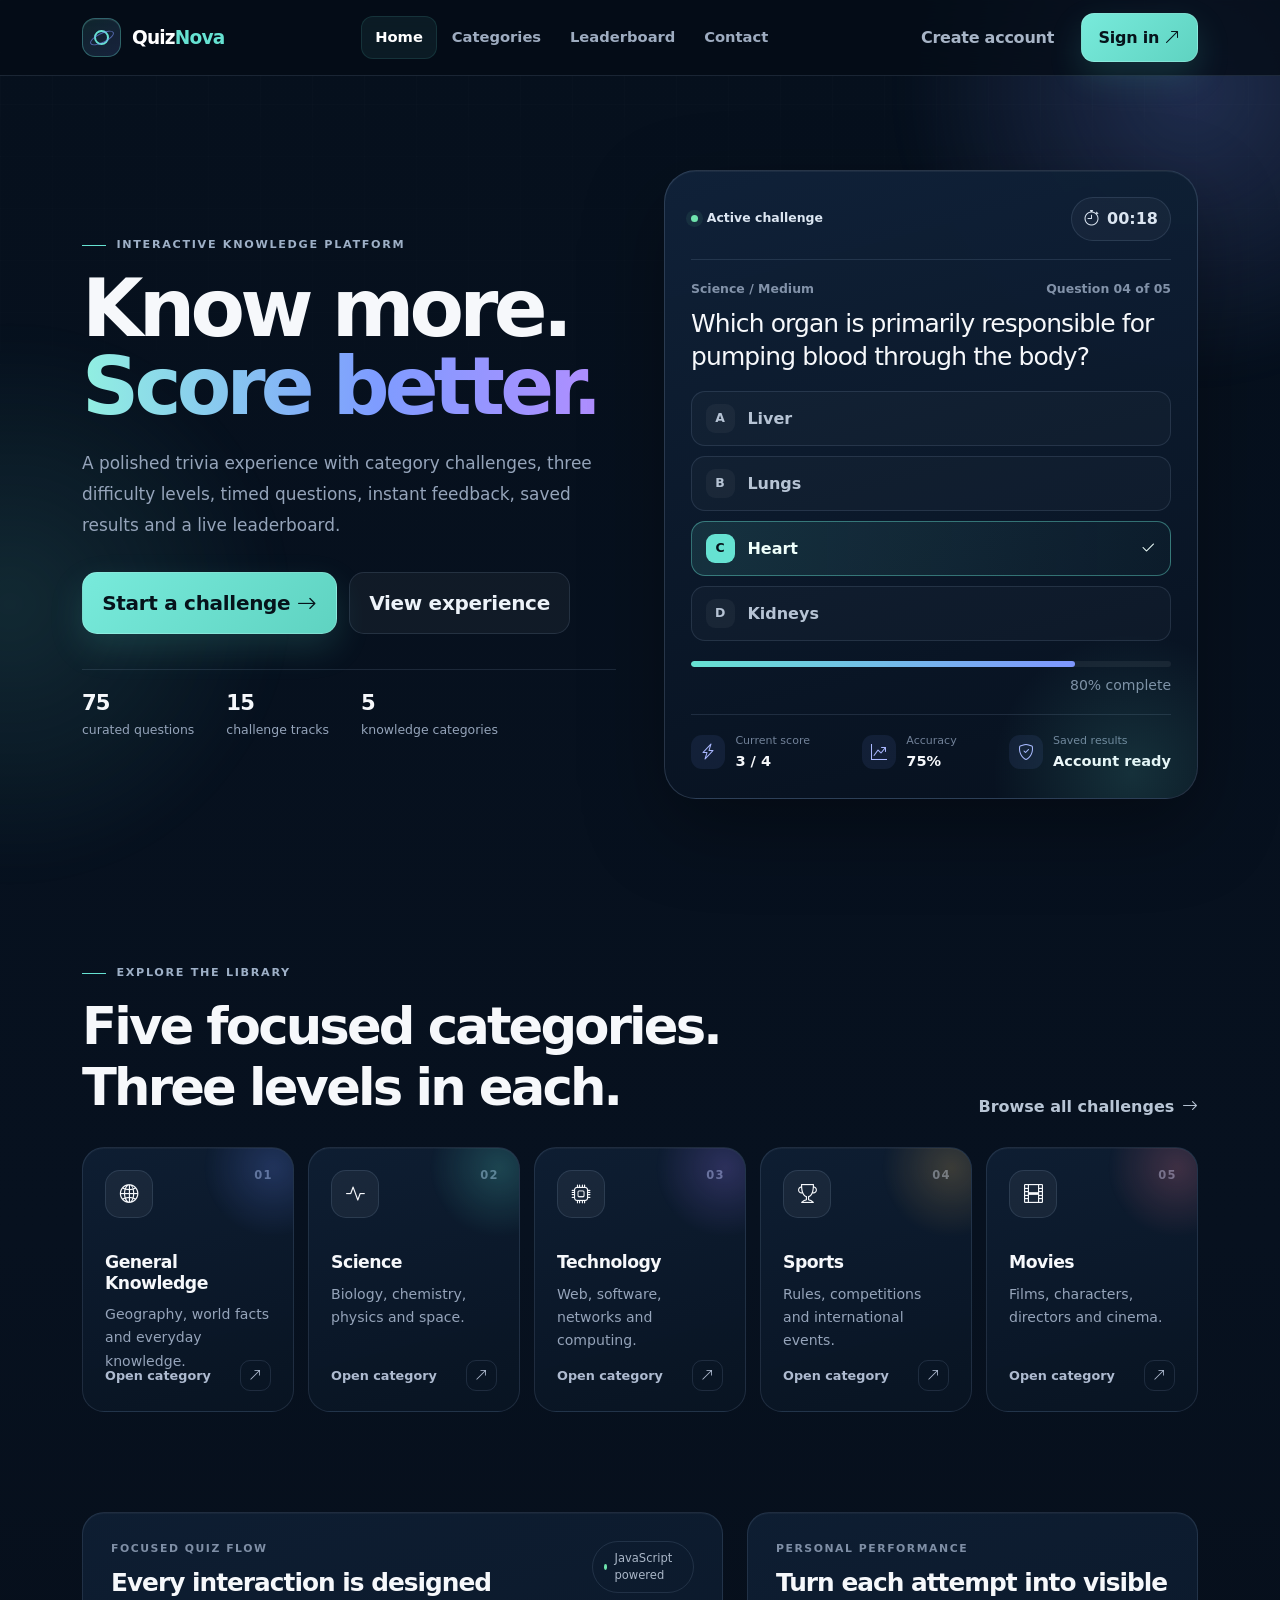
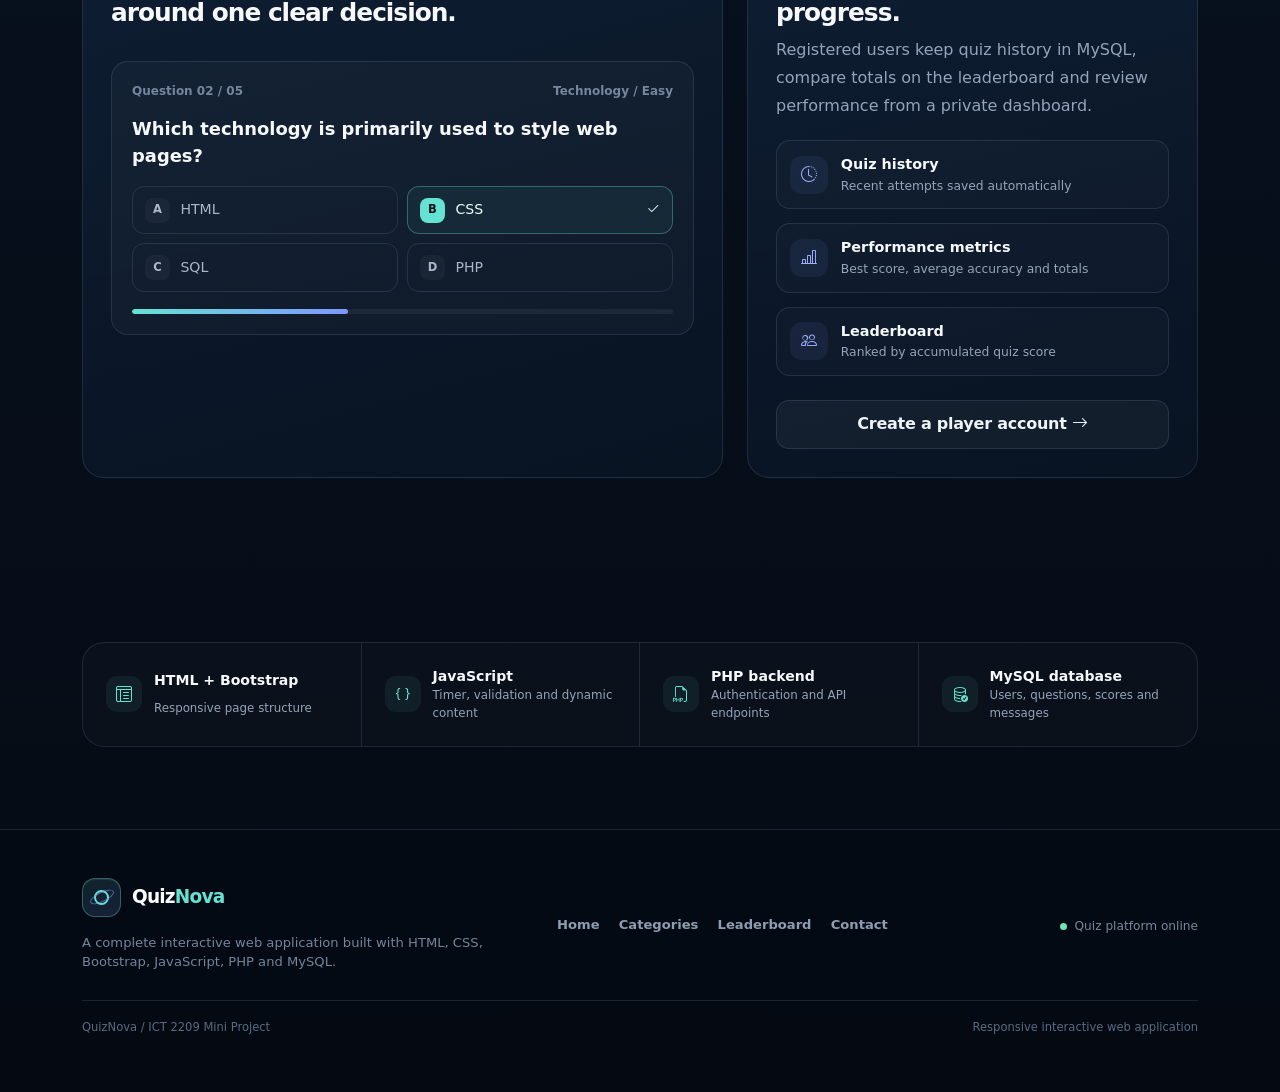
<file: index.html>
<!doctype html>
<html lang="en">
<head>
  <meta charset="utf-8">
  <meta name="viewport" content="width=device-width, initial-scale=1">
  <meta name="description" content="QuizNova interactive quiz and trivia platform">
  <meta name="theme-color" content="#06101d">
  <title>QuizNova | Interactive Quiz Platform</title>
  <link href="https://cdn.jsdelivr.net/npm/bootstrap@5.3.3/dist/css/bootstrap.min.css" rel="stylesheet">
  <link href="https://cdn.jsdelivr.net/npm/bootstrap-icons@1.11.3/font/bootstrap-icons.min.css" rel="stylesheet">
  <link rel="stylesheet" href="assets/css/style.css">
</head>
<body>
<div class="ambient" aria-hidden="true"><span class="ambient-orb orb-one"></span><span class="ambient-orb orb-two"></span></div>
<nav class="navbar navbar-expand-lg navbar-dark site-nav sticky-top">
  <div class="container-xl">
    <a class="navbar-brand brand" href="index.html"><span class="brand-mark"></span><span class="brand-word">Quiz<span>Nova</span></span></a>
    <button class="navbar-toggler nav-toggle" type="button" data-bs-toggle="collapse" data-bs-target="#mainNav" aria-controls="mainNav" aria-expanded="false" aria-label="Toggle navigation"><span class="navbar-toggler-icon"></span></button>
    <div class="collapse navbar-collapse" id="mainNav">
      <ul class="navbar-nav mx-auto">
        <li class="nav-item"><a class="nav-link active" href="index.html">Home</a></li>
        <li class="nav-item"><a class="nav-link" href="categories.html">Categories</a></li>
        <li class="nav-item"><a class="nav-link" href="leaderboard.html">Leaderboard</a></li>
        <li class="nav-item"><a class="nav-link" href="contact.php">Contact</a></li>
      </ul>
      <div class="nav-actions" data-auth-area>
        <a class="btn btn-text" href="auth/register.php">Create account</a>
        <a class="btn btn-accent" href="auth/login.php">Sign in <i class="bi bi-arrow-up-right"></i></a>
      </div>
    </div>
  </div>
</nav>

<main>
  <section class="hero-section">
    <div class="container-xl">
      <div class="row align-items-center g-5">
        <div class="col-lg-6">
          <div class="hero-copy reveal">
            <div class="kicker"><span></span> Interactive knowledge platform</div>
            <h1>Know more.<br><span>Score better.</span></h1>
            <p class="hero-lead">A polished trivia experience with category challenges, three difficulty levels, timed questions, instant feedback, saved results and a live leaderboard.</p>
            <div class="hero-actions">
              <a class="btn btn-accent btn-lg" href="categories.html">Start a challenge <i class="bi bi-arrow-right"></i></a>
              <a class="btn btn-surface btn-lg" href="#experience">View experience</a>
            </div>
            <div class="hero-proof">
              <div><strong>75</strong><span>curated questions</span></div>
              <div><strong>15</strong><span>challenge tracks</span></div>
              <div><strong>5</strong><span>knowledge categories</span></div>
            </div>
          </div>
        </div>
        <div class="col-lg-6">
          <div class="command-shell reveal" aria-label="Quiz interface preview">
            <div class="command-head">
              <div class="live-badge"><span></span> Active challenge</div>
              <div class="timer-chip"><i class="bi bi-stopwatch"></i> 00:18</div>
            </div>
            <div class="command-meta"><span>Science / Medium</span><span>Question 04 of 05</span></div>
            <h2>Which organ is primarily responsible for pumping blood through the body?</h2>
            <div class="preview-options">
              <div class="preview-option"><span>A</span><b>Liver</b></div>
              <div class="preview-option"><span>B</span><b>Lungs</b></div>
              <div class="preview-option selected"><span>C</span><b>Heart</b><i class="bi bi-check2"></i></div>
              <div class="preview-option"><span>D</span><b>Kidneys</b></div>
            </div>
            <div class="command-progress"><div><span style="width:80%"></span></div><small>80% complete</small></div>
            <div class="command-foot">
              <div class="mini-metric"><i class="bi bi-lightning-charge"></i><div><small>Current score</small><strong>3 / 4</strong></div></div>
              <div class="mini-metric"><i class="bi bi-graph-up-arrow"></i><div><small>Accuracy</small><strong>75%</strong></div></div>
              <div class="mini-metric"><i class="bi bi-shield-check"></i><div><small>Saved results</small><strong>Account ready</strong></div></div>
            </div>
          </div>
        </div>
      </div>
    </div>
  </section>

  <section id="experience" class="section-space">
    <div class="container-xl">
      <div class="section-heading reveal">
        <div><div class="kicker"><span></span> Explore the library</div><h2>Five focused categories. Three levels in each.</h2></div>
        <a class="inline-link" href="categories.html">Browse all challenges <i class="bi bi-arrow-right"></i></a>
      </div>
      <div class="category-grid">
        <a class="premium-card category-tile tile-blue reveal" href="categories.html#general-knowledge"><div class="icon-box"><i class="bi bi-globe2"></i></div><span class="category-index">01</span><h3>General Knowledge</h3><p>Geography, world facts and everyday knowledge.</p><div class="tile-foot"><span>Open category</span><i class="bi bi-arrow-up-right"></i></div></a>
        <a class="premium-card category-tile tile-cyan reveal" href="categories.html#science"><div class="icon-box"><i class="bi bi-activity"></i></div><span class="category-index">02</span><h3>Science</h3><p>Biology, chemistry, physics and space.</p><div class="tile-foot"><span>Open category</span><i class="bi bi-arrow-up-right"></i></div></a>
        <a class="premium-card category-tile tile-violet reveal" href="categories.html#technology"><div class="icon-box"><i class="bi bi-cpu"></i></div><span class="category-index">03</span><h3>Technology</h3><p>Web, software, networks and computing.</p><div class="tile-foot"><span>Open category</span><i class="bi bi-arrow-up-right"></i></div></a>
        <a class="premium-card category-tile tile-amber reveal" href="categories.html#sports"><div class="icon-box"><i class="bi bi-trophy"></i></div><span class="category-index">04</span><h3>Sports</h3><p>Rules, competitions and international events.</p><div class="tile-foot"><span>Open category</span><i class="bi bi-arrow-up-right"></i></div></a>
        <a class="premium-card category-tile tile-rose reveal" href="categories.html#movies"><div class="icon-box"><i class="bi bi-film"></i></div><span class="category-index">05</span><h3>Movies</h3><p>Films, characters, directors and cinema.</p><div class="tile-foot"><span>Open category</span><i class="bi bi-arrow-up-right"></i></div></a>
      </div>
    </div>
  </section>

  <section class="section-space section-tight">
    <div class="container-xl">
      <div class="row g-4">
        <div class="col-lg-7">
          <div class="premium-card feature-panel reveal h-100">
            <div class="panel-head"><div><span class="micro-label">Focused quiz flow</span><h3>Every interaction is designed around one clear decision.</h3></div><span class="status-chip"><span></span> JavaScript powered</span></div>
            <div class="assessment-demo">
              <div class="assessment-header"><span>Question 02 / 05</span><span>Technology / Easy</span></div>
              <p>Which technology is primarily used to style web pages?</p>
              <div class="assessment-grid"><div><span>A</span>HTML</div><div class="active"><span>B</span>CSS<i class="bi bi-check2"></i></div><div><span>C</span>SQL</div><div><span>D</span>PHP</div></div>
              <div class="linear-progress"><span style="width:40%"></span></div>
            </div>
          </div>
        </div>
        <div class="col-lg-5">
          <div class="premium-card insight-panel reveal h-100">
            <span class="micro-label">Personal performance</span>
            <h3>Turn each attempt into visible progress.</h3>
            <p class="section-subtitle">Registered users keep quiz history in MySQL, compare totals on the leaderboard and review performance from a private dashboard.</p>
            <div class="metric-list">
              <div><span class="metric-icon"><i class="bi bi-clock-history"></i></span><div><strong>Quiz history</strong><small>Recent attempts saved automatically</small></div></div>
              <div><span class="metric-icon"><i class="bi bi-bar-chart-line"></i></span><div><strong>Performance metrics</strong><small>Best score, average accuracy and totals</small></div></div>
              <div><span class="metric-icon"><i class="bi bi-people"></i></span><div><strong>Leaderboard</strong><small>Ranked by accumulated quiz score</small></div></div>
            </div>
            <a class="btn btn-surface w-100 mt-4" href="auth/register.php">Create a player account <i class="bi bi-arrow-right"></i></a>
          </div>
        </div>
      </div>
    </div>
  </section>

  <section class="section-space">
    <div class="container-xl">
      <div class="capability-band reveal">
        <div><i class="bi bi-layout-text-window-reverse"></i><strong>HTML + Bootstrap</strong><span>Responsive page structure</span></div>
        <div><i class="bi bi-braces"></i><strong>JavaScript</strong><span>Timer, validation and dynamic content</span></div>
        <div><i class="bi bi-filetype-php"></i><strong>PHP backend</strong><span>Authentication and API endpoints</span></div>
        <div><i class="bi bi-database-check"></i><strong>MySQL database</strong><span>Users, questions, scores and messages</span></div>
      </div>
    </div>
  </section>
</main>

<footer class="site-footer">
  <div class="container-xl py-5">
    <div class="row g-4 align-items-center">
      <div class="col-lg-5"><a class="navbar-brand brand" href="index.html"><span class="brand-mark"></span><span class="brand-word">Quiz<span>Nova</span></span></a><p class="footer-copy mt-3 mb-0">A complete interactive web application built with HTML, CSS, Bootstrap, JavaScript, PHP and MySQL.</p></div>
      <div class="col-lg-4"><div class="footer-links"><a href="index.html">Home</a><a href="categories.html">Categories</a><a href="leaderboard.html">Leaderboard</a><a href="contact.php">Contact</a></div></div>
      <div class="col-lg-3 text-lg-end"><span class="footer-status"><span></span> Quiz platform online</span></div>
    </div>
    <div class="footer-base"><span>QuizNova / ICT 2209 Mini Project</span><span>Responsive interactive web application</span></div>
  </div>
</footer>
<script src="https://cdn.jsdelivr.net/npm/bootstrap@5.3.3/dist/js/bootstrap.bundle.min.js"></script>
<script src="assets/js/app.js"></script>
</body>
</html>
</file>
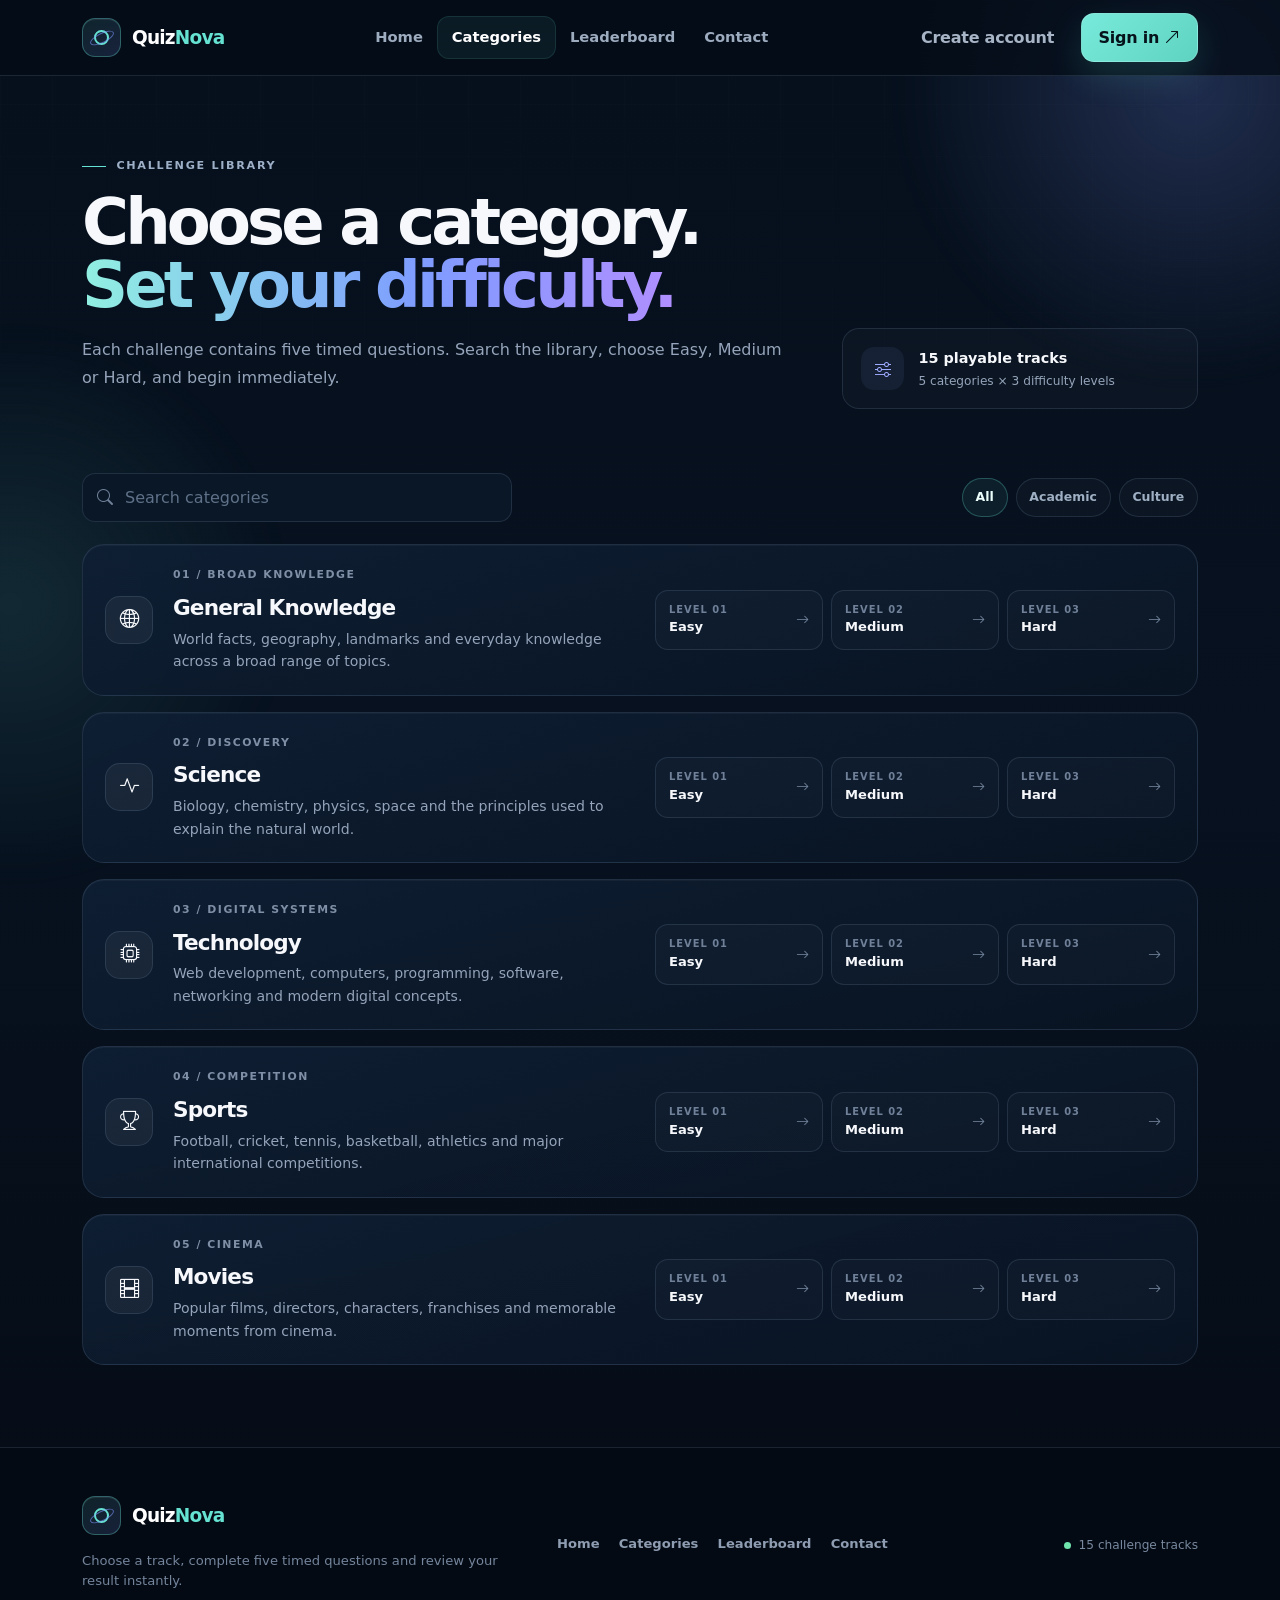
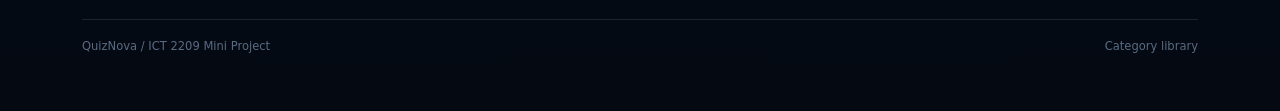
<file: categories.html>
<!doctype html>
<html lang="en">
<head>
  <meta charset="utf-8">
  <meta name="viewport" content="width=device-width, initial-scale=1">
  <meta name="description" content="QuizNova challenge categories">
  <meta name="theme-color" content="#06101d">
  <title>Categories | QuizNova</title>
  <link href="https://cdn.jsdelivr.net/npm/bootstrap@5.3.3/dist/css/bootstrap.min.css" rel="stylesheet">
  <link href="https://cdn.jsdelivr.net/npm/bootstrap-icons@1.11.3/font/bootstrap-icons.min.css" rel="stylesheet">
  <link rel="stylesheet" href="assets/css/style.css">
</head>
<body>
<div class="ambient" aria-hidden="true"><span class="ambient-orb orb-one"></span><span class="ambient-orb orb-two"></span></div>
<nav class="navbar navbar-expand-lg navbar-dark site-nav sticky-top">
  <div class="container-xl">
    <a class="navbar-brand brand" href="index.html"><span class="brand-mark"></span><span class="brand-word">Quiz<span>Nova</span></span></a>
    <button class="navbar-toggler nav-toggle" type="button" data-bs-toggle="collapse" data-bs-target="#mainNav" aria-controls="mainNav" aria-expanded="false" aria-label="Toggle navigation"><span class="navbar-toggler-icon"></span></button>
    <div class="collapse navbar-collapse" id="mainNav">
      <ul class="navbar-nav mx-auto">
        <li class="nav-item"><a class="nav-link" href="index.html">Home</a></li>
        <li class="nav-item"><a class="nav-link active" href="categories.html">Categories</a></li>
        <li class="nav-item"><a class="nav-link" href="leaderboard.html">Leaderboard</a></li>
        <li class="nav-item"><a class="nav-link" href="contact.php">Contact</a></li>
      </ul>
      <div class="nav-actions" data-auth-area><a class="btn btn-text" href="auth/register.php">Create account</a><a class="btn btn-accent" href="auth/login.php">Sign in <i class="bi bi-arrow-up-right"></i></a></div>
    </div>
  </div>
</nav>

<main>
  <section class="page-hero compact-hero">
    <div class="container-xl">
      <div class="row align-items-end g-4">
        <div class="col-lg-8 reveal"><div class="kicker"><span></span> Challenge library</div><h1>Choose a category.<br><span>Set your difficulty.</span></h1><p>Each challenge contains five timed questions. Search the library, choose Easy, Medium or Hard, and begin immediately.</p></div>
        <div class="col-lg-4 reveal"><div class="hero-note"><i class="bi bi-sliders"></i><div><strong>15 playable tracks</strong><span>5 categories × 3 difficulty levels</span></div></div></div>
      </div>
    </div>
  </section>

  <section class="section-space pt-3">
    <div class="container-xl">
      <div class="filter-bar reveal">
        <div class="search-box"><i class="bi bi-search"></i><input class="form-control" id="categorySearch" type="search" placeholder="Search categories" aria-label="Search categories"></div>
        <div class="filter-pills" aria-label="Category filters">
          <button class="filter-pill active" type="button" data-filter="all">All</button>
          <button class="filter-pill" type="button" data-filter="academic">Academic</button>
          <button class="filter-pill" type="button" data-filter="culture">Culture</button>
        </div>
      </div>

      <div class="category-list" id="categoryList">
        <article id="general-knowledge" class="premium-card challenge-card reveal" data-category-card data-group="academic" data-name="general knowledge geography world facts">
          <div class="challenge-icon tile-blue"><i class="bi bi-globe2"></i></div>
          <div class="challenge-body"><span class="micro-label">01 / Broad knowledge</span><h2>General Knowledge</h2><p>World facts, geography, landmarks and everyday knowledge across a broad range of topics.</p></div>
          <div class="difficulty-selector"><a href="quiz.html?category=General%20Knowledge&difficulty=Easy"><span><small>Level 01</small>Easy</span><i class="bi bi-arrow-right"></i></a><a href="quiz.html?category=General%20Knowledge&difficulty=Medium"><span><small>Level 02</small>Medium</span><i class="bi bi-arrow-right"></i></a><a href="quiz.html?category=General%20Knowledge&difficulty=Hard"><span><small>Level 03</small>Hard</span><i class="bi bi-arrow-right"></i></a></div>
        </article>

        <article id="science" class="premium-card challenge-card reveal" data-category-card data-group="academic" data-name="science biology chemistry physics space">
          <div class="challenge-icon tile-cyan"><i class="bi bi-activity"></i></div>
          <div class="challenge-body"><span class="micro-label">02 / Discovery</span><h2>Science</h2><p>Biology, chemistry, physics, space and the principles used to explain the natural world.</p></div>
          <div class="difficulty-selector"><a href="quiz.html?category=Science&difficulty=Easy"><span><small>Level 01</small>Easy</span><i class="bi bi-arrow-right"></i></a><a href="quiz.html?category=Science&difficulty=Medium"><span><small>Level 02</small>Medium</span><i class="bi bi-arrow-right"></i></a><a href="quiz.html?category=Science&difficulty=Hard"><span><small>Level 03</small>Hard</span><i class="bi bi-arrow-right"></i></a></div>
        </article>

        <article id="technology" class="premium-card challenge-card reveal" data-category-card data-group="academic" data-name="technology software web computers networks programming">
          <div class="challenge-icon tile-violet"><i class="bi bi-cpu"></i></div>
          <div class="challenge-body"><span class="micro-label">03 / Digital systems</span><h2>Technology</h2><p>Web development, computers, programming, software, networking and modern digital concepts.</p></div>
          <div class="difficulty-selector"><a href="quiz.html?category=Technology&difficulty=Easy"><span><small>Level 01</small>Easy</span><i class="bi bi-arrow-right"></i></a><a href="quiz.html?category=Technology&difficulty=Medium"><span><small>Level 02</small>Medium</span><i class="bi bi-arrow-right"></i></a><a href="quiz.html?category=Technology&difficulty=Hard"><span><small>Level 03</small>Hard</span><i class="bi bi-arrow-right"></i></a></div>
        </article>

        <article id="sports" class="premium-card challenge-card reveal" data-category-card data-group="culture" data-name="sports football cricket tennis basketball olympics">
          <div class="challenge-icon tile-amber"><i class="bi bi-trophy"></i></div>
          <div class="challenge-body"><span class="micro-label">04 / Competition</span><h2>Sports</h2><p>Football, cricket, tennis, basketball, athletics and major international competitions.</p></div>
          <div class="difficulty-selector"><a href="quiz.html?category=Sports&difficulty=Easy"><span><small>Level 01</small>Easy</span><i class="bi bi-arrow-right"></i></a><a href="quiz.html?category=Sports&difficulty=Medium"><span><small>Level 02</small>Medium</span><i class="bi bi-arrow-right"></i></a><a href="quiz.html?category=Sports&difficulty=Hard"><span><small>Level 03</small>Hard</span><i class="bi bi-arrow-right"></i></a></div>
        </article>

        <article id="movies" class="premium-card challenge-card reveal" data-category-card data-group="culture" data-name="movies films cinema directors characters">
          <div class="challenge-icon tile-rose"><i class="bi bi-film"></i></div>
          <div class="challenge-body"><span class="micro-label">05 / Cinema</span><h2>Movies</h2><p>Popular films, directors, characters, franchises and memorable moments from cinema.</p></div>
          <div class="difficulty-selector"><a href="quiz.html?category=Movies&difficulty=Easy"><span><small>Level 01</small>Easy</span><i class="bi bi-arrow-right"></i></a><a href="quiz.html?category=Movies&difficulty=Medium"><span><small>Level 02</small>Medium</span><i class="bi bi-arrow-right"></i></a><a href="quiz.html?category=Movies&difficulty=Hard"><span><small>Level 03</small>Hard</span><i class="bi bi-arrow-right"></i></a></div>
        </article>
      </div>
      <div id="categoryEmpty" class="premium-card empty-state d-none">No categories match your search.</div>
    </div>
  </section>
</main>

<footer class="site-footer"><div class="container-xl py-5"><div class="row g-4 align-items-center"><div class="col-lg-5"><a class="navbar-brand brand" href="index.html"><span class="brand-mark"></span><span class="brand-word">Quiz<span>Nova</span></span></a><p class="footer-copy mt-3 mb-0">Choose a track, complete five timed questions and review your result instantly.</p></div><div class="col-lg-4"><div class="footer-links"><a href="index.html">Home</a><a href="categories.html">Categories</a><a href="leaderboard.html">Leaderboard</a><a href="contact.php">Contact</a></div></div><div class="col-lg-3 text-lg-end"><span class="footer-status"><span></span> 15 challenge tracks</span></div></div><div class="footer-base"><span>QuizNova / ICT 2209 Mini Project</span><span>Category library</span></div></div></footer>
<script src="https://cdn.jsdelivr.net/npm/bootstrap@5.3.3/dist/js/bootstrap.bundle.min.js"></script>
<script src="assets/js/app.js"></script>
<script src="assets/js/categories.js"></script>
</body>
</html>
</file>
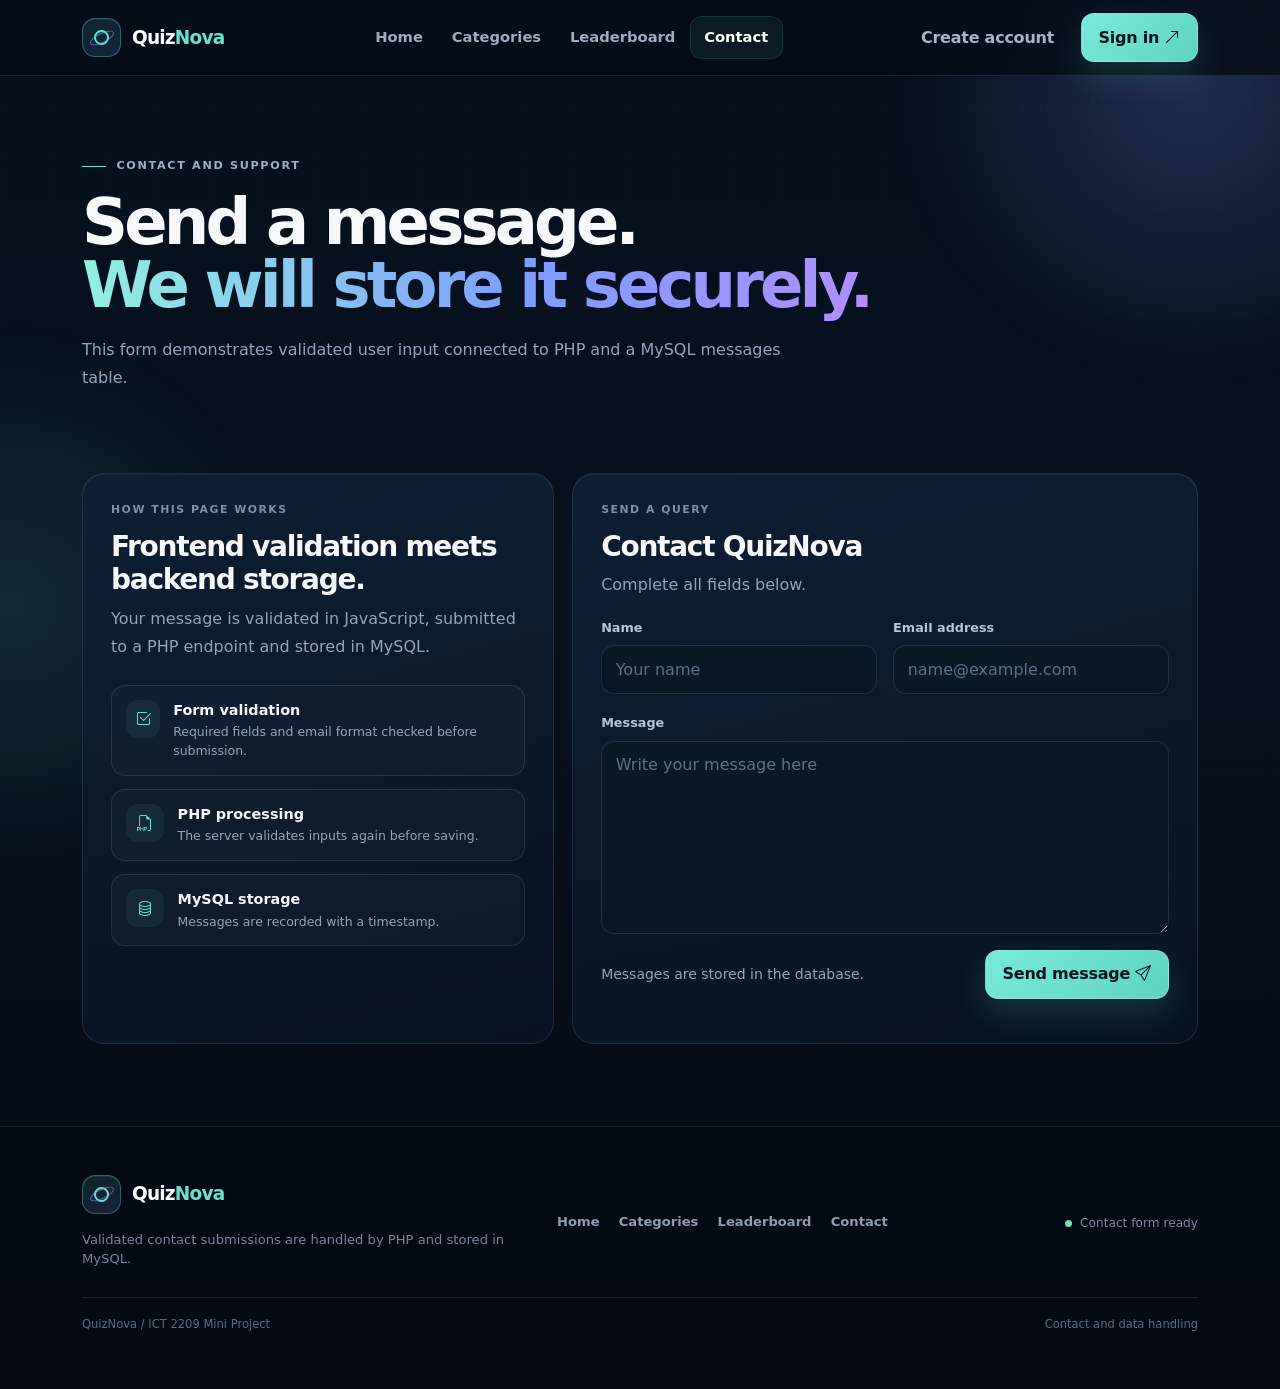
<file: contact.html>
<!doctype html>
<html lang="en">
<head>
  <meta charset="utf-8">
  <meta name="viewport" content="width=device-width, initial-scale=1">
  <meta name="description" content="Contact QuizNova">
  <meta name="theme-color" content="#06101d">
  <title>Contact | QuizNova</title>
  <link href="https://cdn.jsdelivr.net/npm/bootstrap@5.3.3/dist/css/bootstrap.min.css" rel="stylesheet">
  <link href="https://cdn.jsdelivr.net/npm/bootstrap-icons@1.11.3/font/bootstrap-icons.min.css" rel="stylesheet">
  <link rel="stylesheet" href="assets/css/style.css">
</head>
<body>
<div class="ambient" aria-hidden="true"><span class="ambient-orb orb-one"></span><span class="ambient-orb orb-two"></span></div>
<nav class="navbar navbar-expand-lg navbar-dark site-nav sticky-top">
  <div class="container-xl">
    <a class="navbar-brand brand" href="index.html"><span class="brand-mark"></span><span class="brand-word">Quiz<span>Nova</span></span></a>
    <button class="navbar-toggler nav-toggle" type="button" data-bs-toggle="collapse" data-bs-target="#mainNav" aria-controls="mainNav" aria-expanded="false" aria-label="Toggle navigation"><span class="navbar-toggler-icon"></span></button>
    <div class="collapse navbar-collapse" id="mainNav">
      <ul class="navbar-nav mx-auto"><li class="nav-item"><a class="nav-link" href="index.html">Home</a></li><li class="nav-item"><a class="nav-link" href="categories.html">Categories</a></li><li class="nav-item"><a class="nav-link" href="leaderboard.html">Leaderboard</a></li><li class="nav-item"><a class="nav-link active" href="contact.php">Contact</a></li></ul>
      <div class="nav-actions" data-auth-area><a class="btn btn-text" href="auth/register.php">Create account</a><a class="btn btn-accent" href="auth/login.php">Sign in <i class="bi bi-arrow-up-right"></i></a></div>
    </div>
  </div>
</nav>

<main>
  <section class="page-hero compact-hero"><div class="container-xl"><div class="kicker reveal"><span></span> Contact and support</div><h1 class="reveal">Send a message.<br><span>We will store it securely.</span></h1><p class="reveal">This form demonstrates validated user input connected to PHP and a MySQL messages table.</p></div></section>
  <section class="section-space pt-3">
    <div class="container-xl">
      <div class="contact-grid">
        <aside class="premium-card contact-info reveal">
          <span class="micro-label">How this page works</span>
          <h2>Frontend validation meets backend storage.</h2>
          <p class="section-subtitle">Your message is validated in JavaScript, submitted to a PHP endpoint and stored in MySQL.</p>
          <div class="contact-points">
            <div class="contact-point"><i class="bi bi-check2-square"></i><div><strong>Form validation</strong><span>Required fields and email format checked before submission.</span></div></div>
            <div class="contact-point"><i class="bi bi-filetype-php"></i><div><strong>PHP processing</strong><span>The server validates inputs again before saving.</span></div></div>
            <div class="contact-point"><i class="bi bi-database"></i><div><strong>MySQL storage</strong><span>Messages are recorded with a timestamp.</span></div></div>
          </div>
        </aside>
        <section class="premium-card contact-form-card reveal">
          <span class="micro-label">Send a query</span>
          <h2>Contact QuizNova</h2>
          <p class="section-subtitle">Complete all fields below.</p>
          <form id="contactForm" novalidate>
            <div class="row g-3">
              <div class="col-md-6"><label class="form-label" for="name">Name</label><input class="form-control" id="name" name="name" placeholder="Your name" minlength="2" maxlength="100" required><div class="invalid-feedback">Enter at least 2 characters.</div></div>
              <div class="col-md-6"><label class="form-label" for="email">Email address</label><input class="form-control" type="email" id="email" name="email" placeholder="name@example.com" maxlength="120" required><div class="invalid-feedback">Enter a valid email address.</div></div>
              <div class="col-12"><label class="form-label" for="message">Message</label><textarea class="form-control" id="message" name="message" rows="7" placeholder="Write your message here" minlength="5" maxlength="2000" required></textarea><div class="invalid-feedback">Enter at least 5 characters.</div></div>
              <div class="col-12 d-flex align-items-center justify-content-between flex-wrap gap-3"><small class="muted-text">Messages are stored in the database.</small><button class="btn btn-accent" type="submit">Send message <i class="bi bi-send"></i></button></div>
              <div class="col-12"><div id="contactMessage" aria-live="polite"></div></div>
            </div>
          </form>
        </section>
      </div>
    </div>
  </section>
</main>

<footer class="site-footer"><div class="container-xl py-5"><div class="row g-4 align-items-center"><div class="col-lg-5"><a class="navbar-brand brand" href="index.html"><span class="brand-mark"></span><span class="brand-word">Quiz<span>Nova</span></span></a><p class="footer-copy mt-3 mb-0">Validated contact submissions are handled by PHP and stored in MySQL.</p></div><div class="col-lg-4"><div class="footer-links"><a href="index.html">Home</a><a href="categories.html">Categories</a><a href="leaderboard.html">Leaderboard</a><a href="contact.php">Contact</a></div></div><div class="col-lg-3 text-lg-end"><span class="footer-status"><span></span> Contact form ready</span></div></div><div class="footer-base"><span>QuizNova / ICT 2209 Mini Project</span><span>Contact and data handling</span></div></div></footer>
<script src="https://cdn.jsdelivr.net/npm/bootstrap@5.3.3/dist/js/bootstrap.bundle.min.js"></script>
<script src="assets/js/app.js"></script>
<script src="assets/js/contact.js"></script>
</body>
</html>
</file>
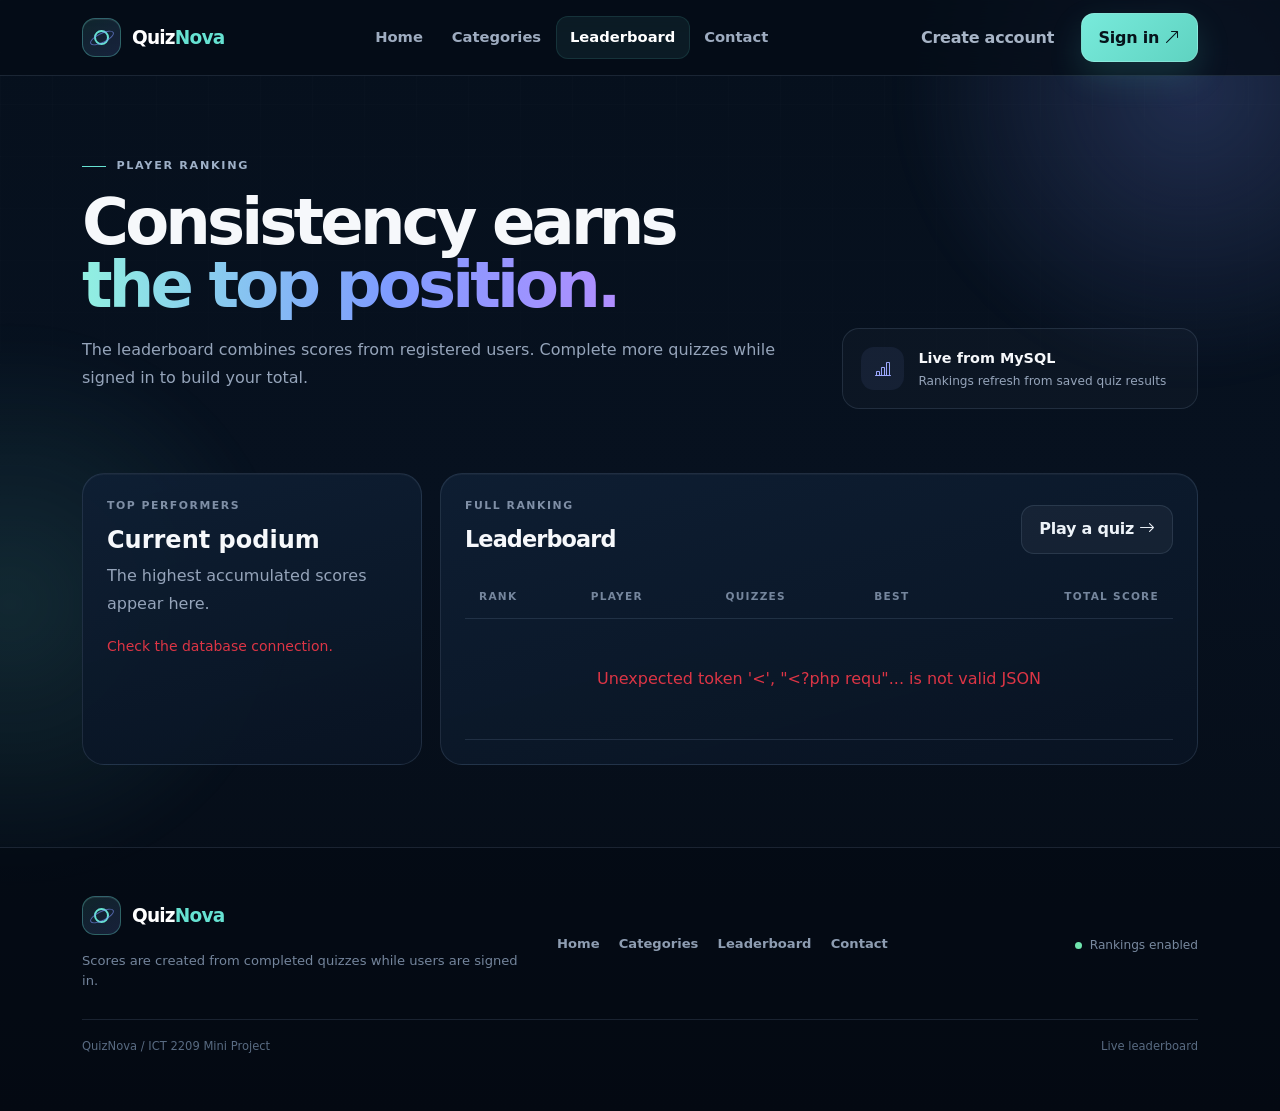
<file: leaderboard.html>
<!doctype html>
<html lang="en">
<head>
  <meta charset="utf-8">
  <meta name="viewport" content="width=device-width, initial-scale=1">
  <meta name="description" content="QuizNova leaderboard">
  <meta name="theme-color" content="#06101d">
  <title>Leaderboard | QuizNova</title>
  <link href="https://cdn.jsdelivr.net/npm/bootstrap@5.3.3/dist/css/bootstrap.min.css" rel="stylesheet">
  <link href="https://cdn.jsdelivr.net/npm/bootstrap-icons@1.11.3/font/bootstrap-icons.min.css" rel="stylesheet">
  <link rel="stylesheet" href="assets/css/style.css">
</head>
<body>
<div class="ambient" aria-hidden="true"><span class="ambient-orb orb-one"></span><span class="ambient-orb orb-two"></span></div>
<nav class="navbar navbar-expand-lg navbar-dark site-nav sticky-top">
  <div class="container-xl">
    <a class="navbar-brand brand" href="index.html"><span class="brand-mark"></span><span class="brand-word">Quiz<span>Nova</span></span></a>
    <button class="navbar-toggler nav-toggle" type="button" data-bs-toggle="collapse" data-bs-target="#mainNav" aria-controls="mainNav" aria-expanded="false" aria-label="Toggle navigation"><span class="navbar-toggler-icon"></span></button>
    <div class="collapse navbar-collapse" id="mainNav">
      <ul class="navbar-nav mx-auto"><li class="nav-item"><a class="nav-link" href="index.html">Home</a></li><li class="nav-item"><a class="nav-link" href="categories.html">Categories</a></li><li class="nav-item"><a class="nav-link active" href="leaderboard.html">Leaderboard</a></li><li class="nav-item"><a class="nav-link" href="contact.php">Contact</a></li></ul>
      <div class="nav-actions" data-auth-area><a class="btn btn-text" href="auth/register.php">Create account</a><a class="btn btn-accent" href="auth/login.php">Sign in <i class="bi bi-arrow-up-right"></i></a></div>
    </div>
  </div>
</nav>

<main>
  <section class="page-hero compact-hero">
    <div class="container-xl"><div class="row align-items-end g-4"><div class="col-lg-8 reveal"><div class="kicker"><span></span> Player ranking</div><h1>Consistency earns<br><span>the top position.</span></h1><p>The leaderboard combines scores from registered users. Complete more quizzes while signed in to build your total.</p></div><div class="col-lg-4 reveal"><div class="hero-note"><i class="bi bi-bar-chart-line"></i><div><strong>Live from MySQL</strong><span>Rankings refresh from saved quiz results</span></div></div></div></div></div>
  </section>

  <section class="section-space pt-3">
    <div class="container-xl">
      <div class="leader-layout">
        <aside class="premium-card podium-panel reveal">
          <span class="micro-label">Top performers</span>
          <h2 class="h4 fw-bold">Current podium</h2>
          <p class="section-subtitle">The highest accumulated scores appear here.</p>
          <div class="podium-list" id="podiumList"><div class="small-muted">Loading rankings...</div></div>
        </aside>
        <section class="premium-card leaderboard-panel reveal">
          <div class="table-headline"><div><span class="micro-label">Full ranking</span><h2>Leaderboard</h2></div><a class="btn btn-surface" href="categories.html">Play a quiz <i class="bi bi-arrow-right"></i></a></div>
          <div class="table-responsive">
            <table class="table premium-table align-middle mb-0">
              <thead><tr><th>Rank</th><th>Player</th><th>Quizzes</th><th>Best</th><th class="text-end">Total score</th></tr></thead>
              <tbody id="leaderboardBody"><tr><td colspan="5" class="text-center py-5 muted-text">Loading leaderboard...</td></tr></tbody>
            </table>
          </div>
        </section>
      </div>
    </div>
  </section>
</main>

<footer class="site-footer"><div class="container-xl py-5"><div class="row g-4 align-items-center"><div class="col-lg-5"><a class="navbar-brand brand" href="index.html"><span class="brand-mark"></span><span class="brand-word">Quiz<span>Nova</span></span></a><p class="footer-copy mt-3 mb-0">Scores are created from completed quizzes while users are signed in.</p></div><div class="col-lg-4"><div class="footer-links"><a href="index.html">Home</a><a href="categories.html">Categories</a><a href="leaderboard.html">Leaderboard</a><a href="contact.php">Contact</a></div></div><div class="col-lg-3 text-lg-end"><span class="footer-status"><span></span> Rankings enabled</span></div></div><div class="footer-base"><span>QuizNova / ICT 2209 Mini Project</span><span>Live leaderboard</span></div></div></footer>
<script src="https://cdn.jsdelivr.net/npm/bootstrap@5.3.3/dist/js/bootstrap.bundle.min.js"></script>
<script src="assets/js/app.js"></script>
<script src="assets/js/leaderboard.js"></script>
</body>
</html>
</file>
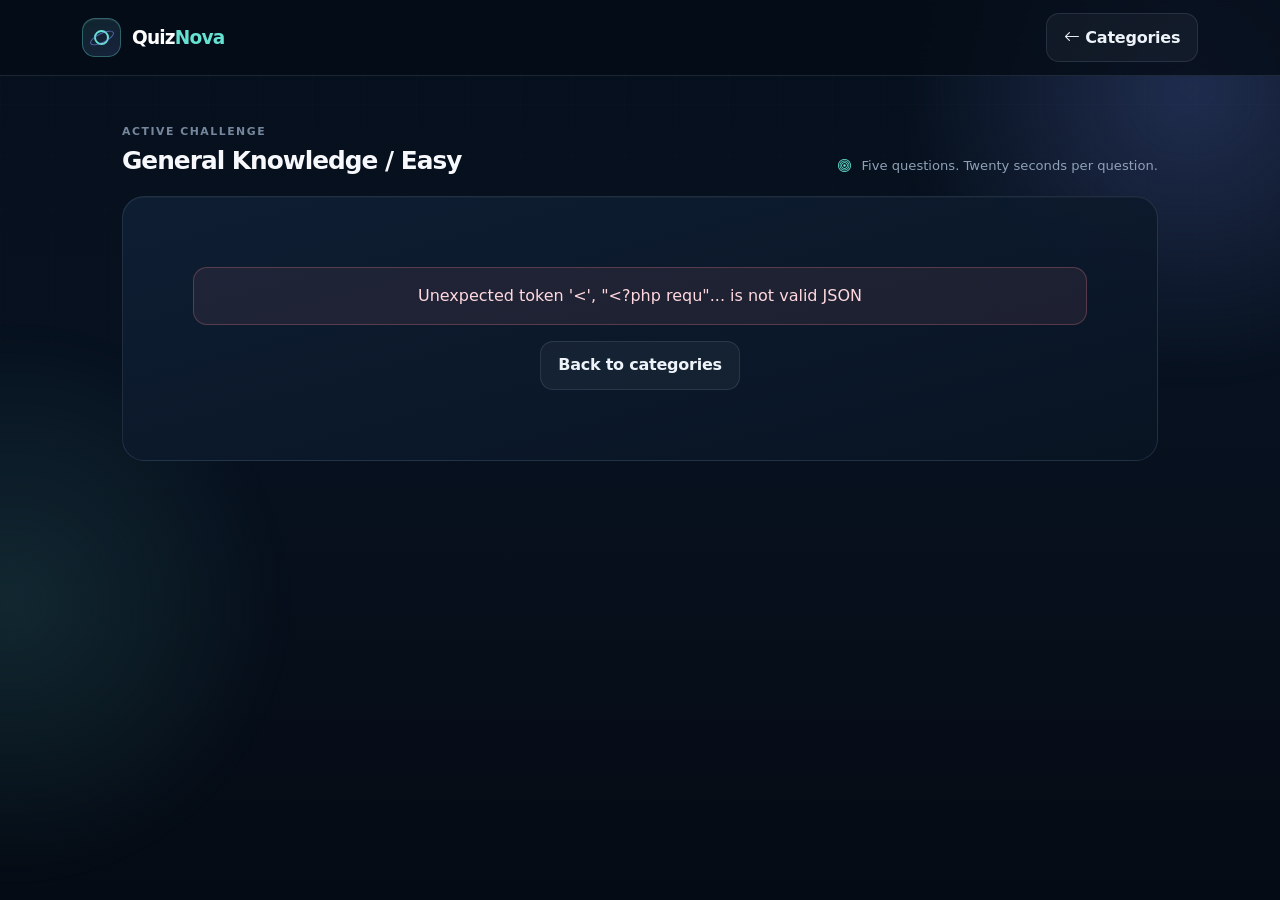
<file: quiz.html>
<!doctype html>
<html lang="en">
<head>
  <meta charset="utf-8">
  <meta name="viewport" content="width=device-width, initial-scale=1">
  <meta name="description" content="Play a QuizNova challenge">
  <meta name="theme-color" content="#06101d">
  <title>Play Quiz | QuizNova</title>
  <link href="https://cdn.jsdelivr.net/npm/bootstrap@5.3.3/dist/css/bootstrap.min.css" rel="stylesheet">
  <link href="https://cdn.jsdelivr.net/npm/bootstrap-icons@1.11.3/font/bootstrap-icons.min.css" rel="stylesheet">
  <link rel="stylesheet" href="assets/css/style.css">
</head>
<body>
<div class="ambient" aria-hidden="true"><span class="ambient-orb orb-one"></span><span class="ambient-orb orb-two"></span></div>
<nav class="navbar navbar-dark site-nav">
  <div class="container-xl"><a class="navbar-brand brand" href="index.html"><span class="brand-mark"></span><span class="brand-word">Quiz<span>Nova</span></span></a><a class="btn btn-surface" href="categories.html"><i class="bi bi-arrow-left"></i> Categories</a></div>
</nav>

<main class="quiz-main">
  <div class="container-xl quiz-container">
    <div class="quiz-context reveal">
      <div><span class="context-label">Active challenge</span><h1><span id="categoryName">Category</span> / <span id="difficultyName">Difficulty</span></h1></div>
      <div class="focus-note"><i class="bi bi-bullseye"></i><span>Five questions. Twenty seconds per question.</span></div>
    </div>

    <div id="quizLoading" class="premium-card loading-panel"><div class="loader-ring"></div><h2 class="h5">Preparing your challenge</h2><p class="muted-text mb-0">Loading questions from MySQL.</p></div>

    <section id="quizCard" class="premium-card quiz-card d-none" aria-live="polite">
      <div class="quiz-card-head">
        <div><small id="questionCounter">Question 1 of 5</small><strong id="questionTrack">Challenge in progress</strong></div>
        <div class="quiz-timer" id="timerRing"><span id="timerText">20s</span></div>
      </div>
      <div class="quiz-progress-track"><span id="quizProgress" style="width:0%"></span></div>
      <div class="quiz-body">
        <div class="question-overline"><span id="questionNumberLabel">Question 01</span><span>Choose one answer</span></div>
        <h2 class="question-title" id="questionText">Question text</h2>
        <div class="quiz-options" id="quizOptions"></div>
        <div class="quiz-feedback" id="quizFeedback" aria-live="polite"></div>
      </div>
      <div class="quiz-actions"><div class="live-score">Live score: <strong id="liveScore">0 pts</strong></div><button id="nextQuestion" class="btn btn-accent" type="button" disabled>Next question <i class="bi bi-arrow-right"></i></button></div>
    </section>

    <section id="resultPanel" class="premium-card result-panel d-none">
      <div class="result-ring"><div><strong id="resultPercent">0%</strong><small>accuracy</small></div></div>
      <span class="micro-label">Challenge complete</span>
      <h2 id="resultHeading">Your result is ready.</h2>
      <p class="section-subtitle mx-auto" style="max-width:620px" id="resultText"></p>
      <p id="saveStatus" class="section-subtitle mt-3" aria-live="polite"></p>
      <div class="result-actions"><a class="btn btn-accent" href="categories.html">Try another challenge <i class="bi bi-arrow-right"></i></a><a class="btn btn-surface" href="dashboard.php">Open dashboard</a><a class="btn btn-surface" href="leaderboard.html">Leaderboard</a></div>
    </section>
  </div>
</main>
<script src="assets/js/app.js"></script>
<script src="assets/js/quiz.js"></script>
</body>
</html>
</file>
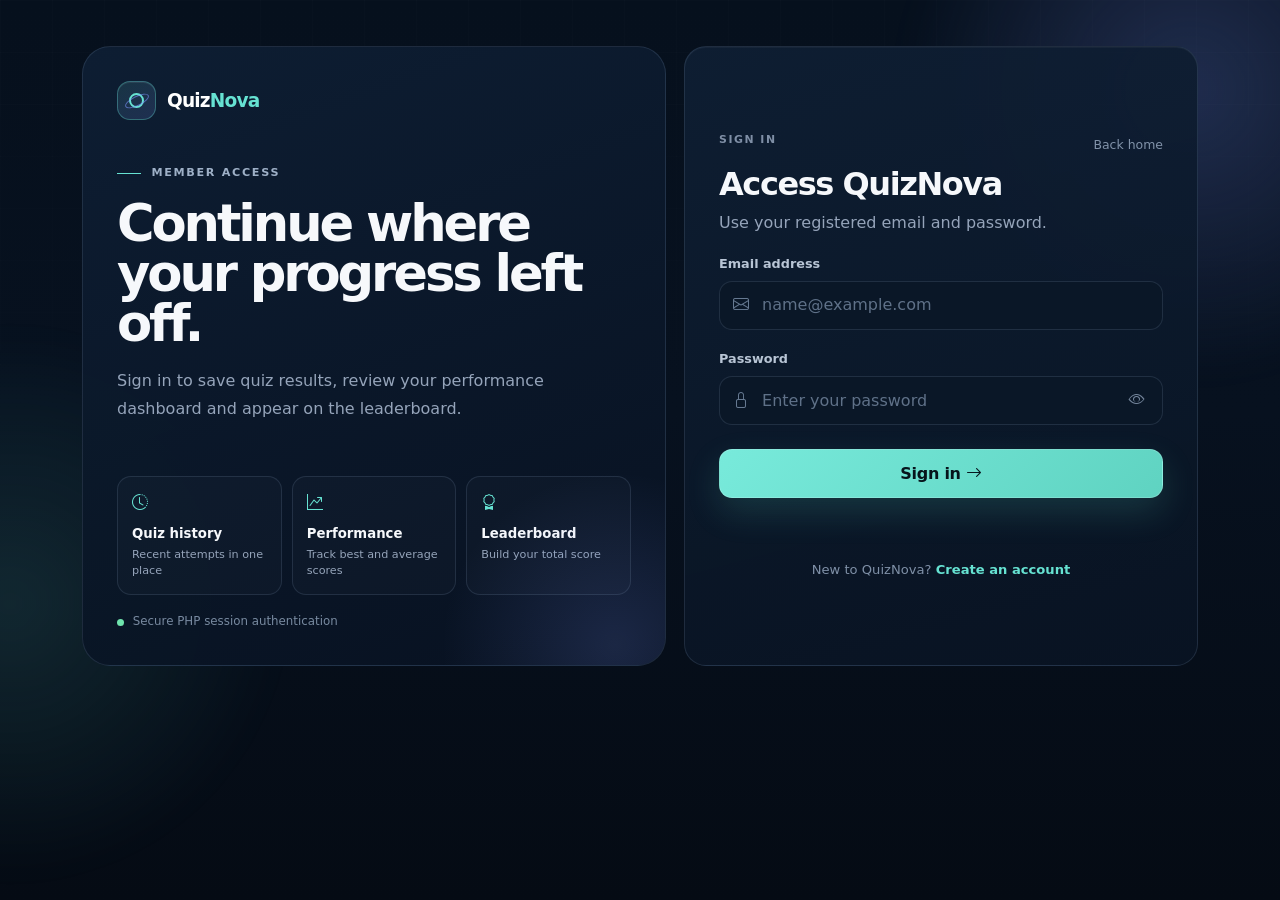
<file: auth/login.html>
<!doctype html>
<html lang="en">
<head>
  <meta charset="utf-8"><meta name="viewport" content="width=device-width, initial-scale=1"><meta name="theme-color" content="#06101d">
  <title>Sign In | QuizNova</title>
  <link href="https://cdn.jsdelivr.net/npm/bootstrap@5.3.3/dist/css/bootstrap.min.css" rel="stylesheet">
  <link href="https://cdn.jsdelivr.net/npm/bootstrap-icons@1.11.3/font/bootstrap-icons.min.css" rel="stylesheet">
  <link rel="stylesheet" href="../assets/css/style.css">
</head>
<body class="auth-page">
<div class="ambient" aria-hidden="true"><span class="ambient-orb orb-one"></span><span class="ambient-orb orb-two"></span></div>
<main class="auth-main"><div class="container-xl"><div class="auth-grid">
  <section class="auth-visual reveal">
    <a class="navbar-brand brand" href="../index.html"><span class="brand-mark"></span><span class="brand-word">Quiz<span>Nova</span></span></a>
    <div class="auth-copy"><div class="kicker"><span></span> Member access</div><h1>Continue where your progress left off.</h1><p>Sign in to save quiz results, review your performance dashboard and appear on the leaderboard.</p></div>
    <div class="auth-feature-list"><div><i class="bi bi-clock-history"></i><strong>Quiz history</strong><small>Recent attempts in one place</small></div><div><i class="bi bi-graph-up-arrow"></i><strong>Performance</strong><small>Track best and average scores</small></div><div><i class="bi bi-award"></i><strong>Leaderboard</strong><small>Build your total score</small></div></div>
    <div class="auth-signal"><span></span> Secure PHP session authentication</div>
  </section>
  <section class="premium-card auth-form-card reveal">
    <div class="form-top"><span class="micro-label">Sign in</span><a href="../index.html">Back home</a></div>
    <h2>Access QuizNova</h2><p class="muted-text">Use your registered email and password.</p>
    <div id="requiredNotice" class="alert alert-danger d-none">Please sign in to open your dashboard.</div>
    <form action="login.php" method="post" data-auth-form data-submit-label="Sign in" novalidate>
      <div class="mb-3"><label class="form-label" for="email">Email address</label><div class="input-with-icon"><i class="bi bi-envelope"></i><input class="form-control" type="email" id="email" name="email" placeholder="name@example.com" maxlength="120" autocomplete="email" required></div></div>
      <div class="mb-4"><label class="form-label" for="password">Password</label><div class="password-wrap input-with-icon"><i class="bi bi-lock"></i><input class="form-control" type="password" id="password" name="password" placeholder="Enter your password" autocomplete="current-password" required><button class="password-action" type="button" data-toggle-password="password" aria-label="Show password"><i class="bi bi-eye"></i></button></div></div>
      <button class="btn btn-accent w-100" type="submit">Sign in <i class="bi bi-arrow-right"></i></button><div id="formMessage" class="form-message mt-3" aria-live="polite"></div>
    </form>
    <div class="auth-switch">New to QuizNova? <a href="register.php">Create an account</a></div>
  </section>
</div></div></main>
<script src="../assets/js/app.js"></script>
<script src="../assets/js/auth.js"></script>
</body></html>
</file>
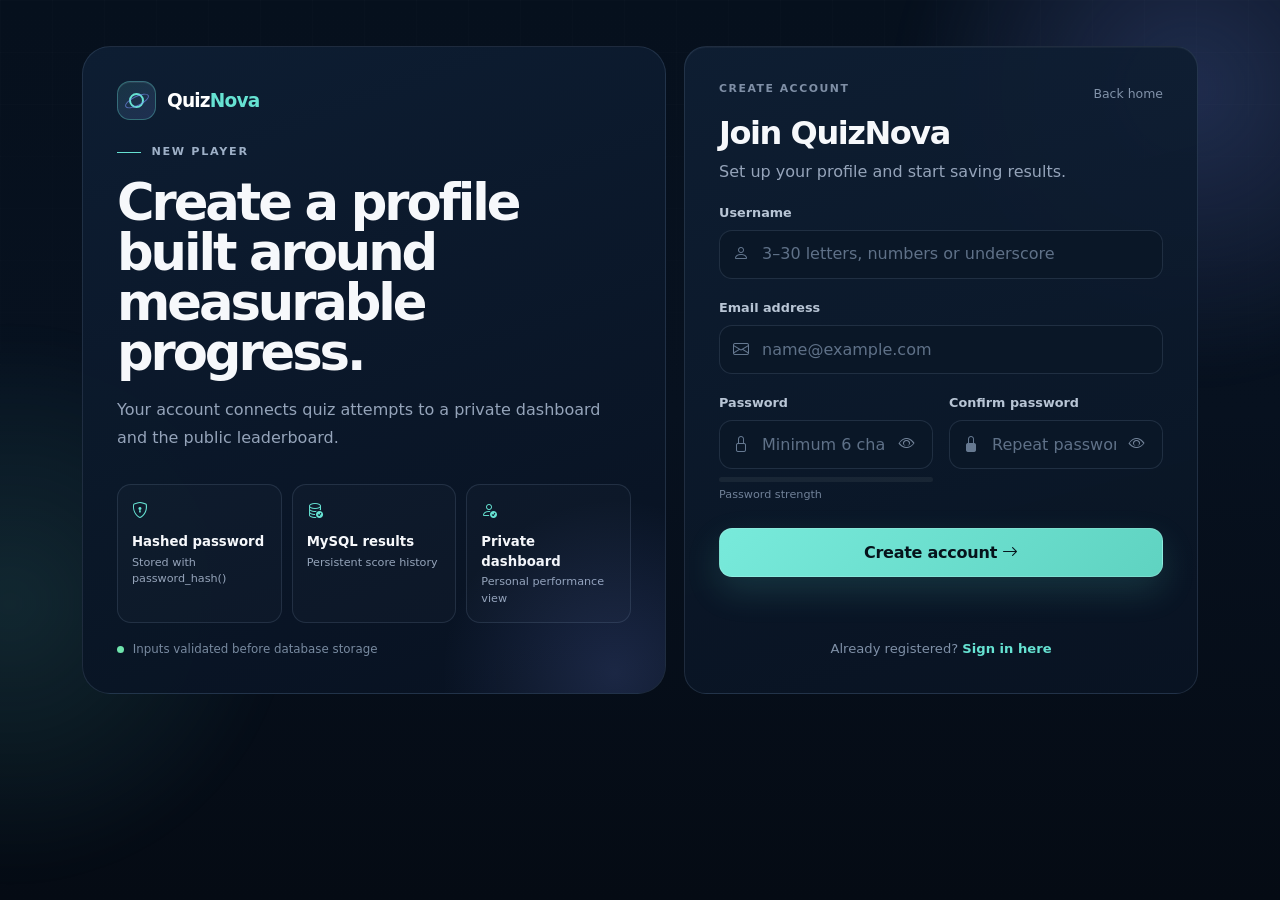
<file: auth/register.html>
<!doctype html>
<html lang="en">
<head>
  <meta charset="utf-8"><meta name="viewport" content="width=device-width, initial-scale=1"><meta name="theme-color" content="#06101d">
  <title>Create Account | QuizNova</title>
  <link href="https://cdn.jsdelivr.net/npm/bootstrap@5.3.3/dist/css/bootstrap.min.css" rel="stylesheet">
  <link href="https://cdn.jsdelivr.net/npm/bootstrap-icons@1.11.3/font/bootstrap-icons.min.css" rel="stylesheet">
  <link rel="stylesheet" href="../assets/css/style.css">
</head>
<body class="auth-page">
<div class="ambient" aria-hidden="true"><span class="ambient-orb orb-one"></span><span class="ambient-orb orb-two"></span></div>
<main class="auth-main"><div class="container-xl"><div class="auth-grid">
  <section class="auth-visual reveal">
    <a class="navbar-brand brand" href="../index.html"><span class="brand-mark"></span><span class="brand-word">Quiz<span>Nova</span></span></a>
    <div class="auth-copy"><div class="kicker"><span></span> New player</div><h1>Create a profile built around measurable progress.</h1><p>Your account connects quiz attempts to a private dashboard and the public leaderboard.</p></div>
    <div class="auth-feature-list"><div><i class="bi bi-shield-lock"></i><strong>Hashed password</strong><small>Stored with password_hash()</small></div><div><i class="bi bi-database-check"></i><strong>MySQL results</strong><small>Persistent score history</small></div><div><i class="bi bi-person-check"></i><strong>Private dashboard</strong><small>Personal performance view</small></div></div>
    <div class="auth-signal"><span></span> Inputs validated before database storage</div>
  </section>
  <section class="premium-card auth-form-card reveal">
    <div class="form-top"><span class="micro-label">Create account</span><a href="../index.html">Back home</a></div>
    <h2>Join QuizNova</h2><p class="muted-text">Set up your profile and start saving results.</p>
    <form action="register.php" method="post" data-auth-form data-submit-label="Create account" novalidate>
      <div class="mb-3"><label class="form-label" for="username">Username</label><div class="input-with-icon"><i class="bi bi-person"></i><input class="form-control" id="username" name="username" placeholder="3–30 letters, numbers or underscore" minlength="3" maxlength="30" pattern="[A-Za-z0-9_]+" autocomplete="username" required></div></div>
      <div class="mb-3"><label class="form-label" for="email">Email address</label><div class="input-with-icon"><i class="bi bi-envelope"></i><input class="form-control" type="email" id="email" name="email" placeholder="name@example.com" maxlength="120" autocomplete="email" required></div></div>
      <div class="row g-3">
        <div class="col-md-6"><label class="form-label" for="password">Password</label><div class="password-wrap input-with-icon"><i class="bi bi-lock"></i><input class="form-control" type="password" id="password" name="password" minlength="6" maxlength="72" placeholder="Minimum 6 characters" autocomplete="new-password" required><button class="password-action" type="button" data-toggle-password="password" aria-label="Show password"><i class="bi bi-eye"></i></button></div><div class="strength-track"><span id="strengthBar"></span></div><small class="strength-label" id="strengthLabel">Password strength</small></div>
        <div class="col-md-6"><label class="form-label" for="confirm_password">Confirm password</label><div class="password-wrap input-with-icon"><i class="bi bi-lock-fill"></i><input class="form-control" type="password" id="confirm_password" name="confirm_password" minlength="6" maxlength="72" placeholder="Repeat password" autocomplete="new-password" required><button class="password-action" type="button" data-toggle-password="confirm_password" aria-label="Show password"><i class="bi bi-eye"></i></button></div></div>
      </div>
      <button class="btn btn-accent w-100 mt-4" type="submit">Create account <i class="bi bi-arrow-right"></i></button><div id="formMessage" class="form-message mt-3" aria-live="polite"></div>
    </form>
    <div class="auth-switch">Already registered? <a href="login.php">Sign in here</a></div>
  </section>
</div></div></main>
<script src="../assets/js/app.js"></script>
<script src="../assets/js/auth.js"></script>
</body></html>
</file>
<file: assets/css/style.css>
:root{
  --bg:#06101d;
  --bg-2:#091423;
  --panel:#0d1b2d;
  --panel-2:#102238;
  --panel-soft:rgba(255,255,255,.035);
  --text:#f6f8fb;
  --muted:#95a4ba;
  --muted-2:#6f8098;
  --line:rgba(166,190,222,.14);
  --line-strong:rgba(166,190,222,.25);
  --accent:#66e2d2;
  --accent-2:#7f96ff;
  --accent-3:#aa88ff;
  --success:#6fe4ad;
  --danger:#ff8798;
  --warning:#f3c96c;
  --shadow:0 28px 80px rgba(0,0,0,.34);
  --radius-xl:30px;
  --radius-lg:22px;
  --radius-md:16px;
}

*{box-sizing:border-box}
html{scroll-behavior:smooth}
body{margin:0;min-height:100vh;background:linear-gradient(180deg,#06101d 0%,#07111f 46%,#050b14 100%);color:var(--text);font-family:Inter,ui-sans-serif,system-ui,-apple-system,BlinkMacSystemFont,"Segoe UI",sans-serif;overflow-x:hidden}
a{text-decoration:none;color:inherit}
img{max-width:100%}
button,input,textarea,select{font:inherit}
::selection{background:rgba(102,226,210,.24);color:#fff}

.ambient{position:fixed;inset:0;z-index:0;pointer-events:none;overflow:hidden}
.ambient::before{content:"";position:absolute;inset:0;background-image:linear-gradient(rgba(255,255,255,.018) 1px,transparent 1px),linear-gradient(90deg,rgba(255,255,255,.018) 1px,transparent 1px);background-size:52px 52px;mask-image:linear-gradient(to bottom,rgba(0,0,0,.6),transparent 78%)}
.ambient-orb{position:absolute;border-radius:999px;filter:blur(16px)}
.orb-one{width:620px;height:620px;right:-220px;top:-220px;background:radial-gradient(circle,rgba(127,150,255,.22),transparent 66%)}
.orb-two{width:560px;height:560px;left:-270px;top:36%;background:radial-gradient(circle,rgba(102,226,210,.12),transparent 70%)}

.container-xl{position:relative;z-index:2}
.site-nav{min-height:76px;background:rgba(5,12,22,.78);border-bottom:1px solid var(--line);backdrop-filter:blur(20px);-webkit-backdrop-filter:blur(20px)}
.brand{display:inline-flex;align-items:center;gap:11px;color:#fff!important}
.brand-mark{width:39px;height:39px;border:1px solid rgba(102,226,210,.34);border-radius:13px;background:linear-gradient(145deg,rgba(102,226,210,.12),rgba(127,150,255,.16));position:relative;display:grid;place-items:center;box-shadow:inset 0 1px 0 rgba(255,255,255,.08)}
.brand-mark::before{content:"";width:15px;height:15px;border-radius:50%;border:2px solid var(--accent)}
.brand-mark::after{content:"";position:absolute;width:26px;height:10px;border:1px solid rgba(127,150,255,.58);border-radius:50%;transform:rotate(-26deg)}
.brand-word{font-weight:800;letter-spacing:-.045em;font-size:1.16rem}.brand-word span{color:var(--accent)}
.site-nav .nav-link{color:#9eacc0!important;font-weight:650;font-size:.92rem;border-radius:12px;padding:.66rem .9rem!important;transition:.2s ease}
.site-nav .nav-link:hover{color:#fff!important;background:rgba(255,255,255,.04)}
.site-nav .nav-link.active{color:#fff!important;background:rgba(102,226,210,.07);box-shadow:inset 0 0 0 1px rgba(102,226,210,.12)}
.nav-actions{display:flex;gap:.55rem;align-items:center}
.nav-toggle{border:1px solid var(--line)!important;border-radius:12px;padding:.45rem .55rem}.navbar-toggler:focus{box-shadow:0 0 0 .18rem rgba(102,226,210,.12)}

.btn{border-radius:13px;padding:.72rem 1.05rem;font-weight:750;letter-spacing:-.015em;border:1px solid transparent;transition:.2s ease}
.btn-lg{padding:.93rem 1.2rem;border-radius:15px}
.btn-accent{background:linear-gradient(135deg,#78eadb,#5fd3c1);color:#06131b;border-color:rgba(255,255,255,.16);box-shadow:0 14px 34px rgba(86,218,197,.16)}
.btn-accent:hover,.btn-accent:focus{color:#06131b;background:linear-gradient(135deg,#8aefe1,#6addcb);transform:translateY(-1px);box-shadow:0 18px 42px rgba(86,218,197,.2)}
.btn-accent:disabled{opacity:.55;transform:none;box-shadow:none}
.btn-surface{background:rgba(255,255,255,.045);color:#edf3f9;border-color:var(--line)}
.btn-surface:hover,.btn-surface:focus{background:rgba(255,255,255,.08);color:#fff;border-color:var(--line-strong)}
.btn-text{background:transparent;color:#a8b5c7}.btn-text:hover{color:#fff;background:rgba(255,255,255,.04)}
.inline-link{display:inline-flex;align-items:center;gap:.48rem;color:#b8c5d5;font-weight:750}.inline-link:hover{color:var(--accent)}

.kicker{display:inline-flex;align-items:center;gap:.65rem;color:#9eb0c7;text-transform:uppercase;letter-spacing:.15em;font-size:.7rem;font-weight:850}.kicker span{width:24px;height:1px;background:var(--accent)}
.micro-label{display:block;color:#7f8fa6;text-transform:uppercase;letter-spacing:.14em;font-size:.68rem;font-weight:850;margin-bottom:.7rem}
.muted-text{color:var(--muted)!important}.small-muted{color:var(--muted-2);font-size:.82rem}

.hero-section{padding:94px 0 76px}
.hero-copy h1,.page-hero h1,.auth-copy h1,.dashboard-heading h1{font-weight:850;letter-spacing:-.06em;line-height:.98}
.hero-copy h1{font-size:clamp(3.25rem,6.2vw,6.6rem);margin:1rem 0 1.4rem}
.hero-copy h1 span,.page-hero h1 span{background:linear-gradient(90deg,#91f0e1,#7e9cff 57%,#b08eff);-webkit-background-clip:text;background-clip:text;color:transparent}
.hero-lead{max-width:650px;color:var(--muted);font-size:1.06rem;line-height:1.82}
.hero-actions{display:flex;gap:.75rem;flex-wrap:wrap;margin:2rem 0 2.15rem}
.hero-proof{display:flex;flex-wrap:wrap;gap:2rem;padding-top:1.1rem;border-top:1px solid var(--line)}
.hero-proof div{display:flex;flex-direction:column;gap:.12rem}.hero-proof strong{font-size:1.32rem;letter-spacing:-.04em}.hero-proof span{font-size:.78rem;color:var(--muted)}

.command-shell{position:relative;border-radius:32px;padding:26px;background:linear-gradient(165deg,rgba(16,34,57,.97),rgba(7,17,31,.98));border:1px solid rgba(166,190,222,.2);box-shadow:var(--shadow),inset 0 1px 0 rgba(255,255,255,.05);overflow:hidden}
.command-shell::before{content:"";position:absolute;inset:auto -80px -120px auto;width:290px;height:290px;border-radius:50%;background:radial-gradient(circle,rgba(102,226,210,.15),transparent 68%)}
.command-head,.command-meta,.command-foot{display:flex;align-items:center;justify-content:space-between;gap:1rem}.command-head{padding-bottom:18px;border-bottom:1px solid var(--line)}
.live-badge{display:inline-flex;align-items:center;gap:.55rem;font-size:.78rem;font-weight:800;color:#dce6f2}.live-badge span{width:7px;height:7px;border-radius:50%;background:var(--success);box-shadow:0 0 0 5px rgba(111,228,173,.08)}
.timer-chip{display:inline-flex;align-items:center;gap:.45rem;border:1px solid var(--line);background:rgba(255,255,255,.035);padding:.55rem .75rem;border-radius:999px;color:#dbe5f1;font-weight:800}
.command-meta{margin:20px 0 10px;color:#8292a9;font-size:.78rem;font-weight:700}.command-shell h2{font-size:1.56rem;letter-spacing:-.035em;line-height:1.3;margin:0 0 18px}
.preview-options{display:grid;gap:10px}.preview-option{display:flex;align-items:center;gap:.8rem;min-height:52px;padding:.75rem .85rem;border:1px solid var(--line);border-radius:14px;background:rgba(255,255,255,.025);color:#b6c3d4}.preview-option>span{display:grid;place-items:center;width:29px;height:29px;border-radius:9px;background:rgba(255,255,255,.045);font-size:.78rem;font-weight:850}.preview-option b{font-weight:750}.preview-option i{margin-left:auto}.preview-option.selected{border-color:rgba(102,226,210,.42);background:linear-gradient(90deg,rgba(102,226,210,.12),rgba(102,226,210,.03));color:#effffb}.preview-option.selected>span{background:var(--accent);color:#06131b}
.command-progress{margin-top:20px}.command-progress>div{height:6px;border-radius:999px;background:rgba(255,255,255,.06);overflow:hidden}.command-progress>div span{display:block;height:100%;border-radius:inherit;background:linear-gradient(90deg,var(--accent),var(--accent-2))}.command-progress small{display:block;margin-top:.5rem;text-align:right;color:#7f8ea4}
.command-foot{margin-top:18px;padding-top:18px;border-top:1px solid var(--line)}.mini-metric{display:flex;gap:.65rem;align-items:center;min-width:0}.mini-metric i{width:34px;height:34px;border-radius:11px;display:grid;place-items:center;background:rgba(127,150,255,.09);color:#aab8ff}.mini-metric small{display:block;color:#718198;font-size:.69rem}.mini-metric strong{display:block;font-size:.91rem}

.section-space{padding:82px 0}.section-tight{padding-top:18px}.section-heading{display:flex;align-items:end;justify-content:space-between;gap:1.5rem;margin-bottom:28px}.section-heading h2{font-size:clamp(2rem,4vw,3.3rem);font-weight:850;letter-spacing:-.055em;max-width:760px;margin:.9rem 0 0}.section-subtitle{color:var(--muted);line-height:1.75}
.premium-card{background:linear-gradient(165deg,rgba(15,31,52,.92),rgba(9,20,35,.94));border:1px solid var(--line);border-radius:var(--radius-lg);box-shadow:inset 0 1px 0 rgba(255,255,255,.035)}

.category-grid{display:grid;grid-template-columns:repeat(5,minmax(0,1fr));gap:14px}.category-tile{position:relative;padding:22px;min-height:250px;overflow:hidden;transition:.24s ease}.category-tile:hover{transform:translateY(-5px);border-color:var(--line-strong);box-shadow:0 22px 55px rgba(0,0,0,.22)}.category-tile::after{content:"";position:absolute;right:-50px;top:-50px;width:140px;height:140px;border-radius:50%;opacity:.22;filter:blur(2px)}
.tile-blue::after{background:radial-gradient(circle,#6c8cff,transparent 70%)}.tile-cyan::after{background:radial-gradient(circle,#57d9cc,transparent 70%)}.tile-violet::after{background:radial-gradient(circle,#9f7cff,transparent 70%)}.tile-amber::after{background:radial-gradient(circle,#e1b05c,transparent 70%)}.tile-rose::after{background:radial-gradient(circle,#ef7992,transparent 70%)}
.icon-box,.challenge-icon{width:48px;height:48px;border-radius:15px;display:grid;place-items:center;background:rgba(255,255,255,.05);border:1px solid var(--line);font-size:1.18rem}.category-index{position:absolute;right:20px;top:19px;color:#5f718b;font-size:.72rem;font-weight:850;letter-spacing:.12em}.category-tile h3{font-size:1.08rem;margin:34px 0 10px;font-weight:800;letter-spacing:-.03em}.category-tile p{color:var(--muted);font-size:.88rem;line-height:1.65}.tile-foot{position:absolute;left:22px;right:22px;bottom:20px;display:flex;align-items:center;justify-content:space-between;color:#aebbd0;font-size:.8rem;font-weight:750}.tile-foot i{width:31px;height:31px;border-radius:10px;border:1px solid var(--line);display:grid;place-items:center}

.feature-panel,.insight-panel{padding:28px}.panel-head{display:flex;justify-content:space-between;gap:1rem;align-items:flex-start}.panel-head h3,.insight-panel h3{font-size:1.55rem;font-weight:820;letter-spacing:-.04em}.status-chip{display:inline-flex;align-items:center;gap:.45rem;border:1px solid var(--line);padding:.48rem .65rem;border-radius:999px;font-size:.72rem;color:#aab7c8}.status-chip span{width:6px;height:6px;border-radius:50%;background:var(--success)}
.assessment-demo{margin-top:25px;padding:20px;border-radius:17px;background:rgba(255,255,255,.026);border:1px solid var(--line)}.assessment-header{display:flex;justify-content:space-between;color:#75869d;font-size:.75rem;font-weight:800}.assessment-demo>p{font-size:1.12rem;font-weight:750;margin:16px 0}.assessment-grid{display:grid;grid-template-columns:1fr 1fr;gap:9px}.assessment-grid>div{display:flex;gap:.65rem;align-items:center;padding:.68rem .75rem;border:1px solid var(--line);border-radius:12px;color:#aab7c8;font-size:.88rem}.assessment-grid span{display:grid;place-items:center;width:25px;height:25px;border-radius:8px;background:rgba(255,255,255,.04);font-size:.72rem;font-weight:850}.assessment-grid .active{border-color:rgba(102,226,210,.35);color:#eafffb;background:rgba(102,226,210,.06)}.assessment-grid .active span{background:var(--accent);color:#06131b}.assessment-grid i{margin-left:auto}.linear-progress{height:5px;margin-top:17px;background:rgba(255,255,255,.06);border-radius:999px;overflow:hidden}.linear-progress span{display:block;height:100%;background:linear-gradient(90deg,var(--accent),var(--accent-2));border-radius:inherit}
.metric-list{display:grid;gap:14px;margin-top:20px}.metric-list>div{display:flex;gap:.8rem;align-items:center;padding:13px;border:1px solid var(--line);border-radius:14px;background:rgba(255,255,255,.02)}.metric-icon{width:38px;height:38px;border-radius:12px;background:rgba(127,150,255,.08);display:grid;place-items:center;color:#9caeff}.metric-list strong,.metric-list small{display:block}.metric-list strong{font-size:.9rem}.metric-list small{color:var(--muted);font-size:.77rem;margin-top:.08rem}
.capability-band{display:grid;grid-template-columns:repeat(4,1fr);border:1px solid var(--line);border-radius:22px;background:rgba(255,255,255,.018);overflow:hidden}.capability-band>div{padding:23px;border-right:1px solid var(--line);display:grid;grid-template-columns:auto 1fr;column-gap:.75rem;align-items:center}.capability-band>div:last-child{border-right:0}.capability-band i{grid-row:1/3;width:36px;height:36px;display:grid;place-items:center;border-radius:11px;background:rgba(102,226,210,.07);color:var(--accent)}.capability-band strong{font-size:.88rem}.capability-band span{color:var(--muted);font-size:.74rem}

.page-hero{padding:74px 0 48px}.compact-hero h1{font-size:clamp(2.7rem,5vw,5rem);margin:1rem 0 1.2rem}.page-hero p{color:var(--muted);font-size:1rem;line-height:1.8;max-width:720px}.hero-note{display:flex;gap:.9rem;align-items:center;padding:18px;border:1px solid var(--line);border-radius:17px;background:rgba(255,255,255,.025)}.hero-note i{width:43px;height:43px;border-radius:13px;display:grid;place-items:center;background:rgba(127,150,255,.08);color:#9eaaff}.hero-note strong,.hero-note span{display:block}.hero-note strong{font-size:.9rem}.hero-note span{color:var(--muted);font-size:.76rem;margin-top:.15rem}

.filter-bar{display:flex;gap:.75rem;align-items:center;justify-content:space-between;flex-wrap:wrap;margin-bottom:22px}.search-box{position:relative;flex:1;min-width:240px;max-width:430px}.search-box i{position:absolute;left:15px;top:50%;transform:translateY(-50%);color:#708199}.search-box input{padding-left:42px}.filter-pills{display:flex;gap:.5rem;flex-wrap:wrap}.filter-pill{border:1px solid var(--line);background:rgba(255,255,255,.025);color:#9fb0c4;border-radius:999px;padding:.58rem .8rem;font-size:.78rem;font-weight:800}.filter-pill.active,.filter-pill:hover{border-color:rgba(102,226,210,.28);background:rgba(102,226,210,.07);color:#ecfffb}
.category-list{display:grid;gap:16px}.challenge-card{display:grid;grid-template-columns:auto 1fr minmax(340px,520px);gap:20px;align-items:center;padding:22px}.challenge-icon{font-size:1.2rem}.challenge-body h2{font-size:1.35rem;font-weight:820;letter-spacing:-.04em;margin:0 0 7px}.challenge-body p{color:var(--muted);font-size:.88rem;line-height:1.6;margin:0}.difficulty-selector{display:grid;grid-template-columns:repeat(3,1fr);gap:8px}.difficulty-selector a{display:flex;align-items:center;justify-content:space-between;gap:.45rem;padding:12px 13px;border:1px solid var(--line);border-radius:13px;background:rgba(255,255,255,.02);font-size:.82rem;font-weight:800;transition:.2s}.difficulty-selector a:hover{background:rgba(102,226,210,.06);border-color:rgba(102,226,210,.25);color:#f2fffc}.difficulty-selector small{display:block;color:#6f8098;font-size:.62rem;text-transform:uppercase;letter-spacing:.1em}.difficulty-selector i{color:#71839b}
.empty-state{padding:42px;text-align:center;color:var(--muted)}

.quiz-main{padding:48px 0 80px}.quiz-container{max-width:1060px}.quiz-context{display:flex;justify-content:space-between;gap:1.3rem;align-items:end;margin-bottom:20px}.context-label{display:block;text-transform:uppercase;letter-spacing:.14em;color:#75869d;font-size:.68rem;font-weight:850}.quiz-context h1{font-size:1.55rem;margin:.35rem 0 0;font-weight:820;letter-spacing:-.04em}.focus-note{display:flex;gap:.65rem;align-items:center;color:#8fa0b6;font-size:.82rem}.focus-note i{color:var(--accent)}
.loading-panel{padding:70px;text-align:center}.loader-ring{width:44px;height:44px;border-radius:50%;border:3px solid rgba(255,255,255,.08);border-top-color:var(--accent);margin:0 auto 18px;animation:spin 1s linear infinite}@keyframes spin{to{transform:rotate(360deg)}}
.quiz-card{padding:0;overflow:hidden}.quiz-card-head{display:grid;grid-template-columns:1fr auto;gap:1rem;align-items:center;padding:21px 24px;border-bottom:1px solid var(--line);background:rgba(255,255,255,.018)}.quiz-card-head small{display:block;color:#788aa1;font-size:.7rem;text-transform:uppercase;letter-spacing:.12em;font-weight:850}.quiz-card-head strong{font-size:.9rem}.quiz-timer{--timer:100%;width:58px;height:58px;border-radius:50%;display:grid;place-items:center;background:conic-gradient(var(--accent) var(--timer),rgba(255,255,255,.07) 0);position:relative}.quiz-timer::before{content:"";position:absolute;inset:5px;border-radius:50%;background:#0b1829}.quiz-timer span{position:relative;z-index:1;font-weight:850;font-size:.83rem}.quiz-progress-track{height:5px;background:rgba(255,255,255,.055)}.quiz-progress-track span{display:block;height:100%;background:linear-gradient(90deg,var(--accent),var(--accent-2));transition:width .3s ease}.quiz-body{padding:30px}.question-overline{display:flex;align-items:center;justify-content:space-between;gap:1rem;color:#7b8ca3;font-size:.74rem;font-weight:800}.question-title{font-size:clamp(1.55rem,3vw,2.3rem);font-weight:820;letter-spacing:-.04em;line-height:1.26;margin:17px 0 24px;max-width:850px}.quiz-options{display:grid;grid-template-columns:1fr 1fr;gap:12px}.quiz-option{width:100%;min-height:72px;border:1px solid var(--line);border-radius:16px;background:rgba(255,255,255,.025);color:#dce5f0;display:flex;align-items:center;gap:13px;text-align:left;padding:14px 15px;transition:.18s ease}.quiz-option:hover:not(:disabled){border-color:rgba(127,150,255,.36);background:rgba(127,150,255,.055);transform:translateY(-1px)}.quiz-option:disabled{cursor:default}.option-letter{width:34px;height:34px;border-radius:11px;background:rgba(255,255,255,.05);display:grid;place-items:center;font-weight:850;color:#a7b6ca;flex:0 0 auto}.quiz-option.correct{border-color:rgba(111,228,173,.42);background:rgba(111,228,173,.08);color:#f1fff8}.quiz-option.correct .option-letter{background:var(--success);color:#082018}.quiz-option.wrong{border-color:rgba(255,135,152,.42);background:rgba(255,135,152,.07);color:#fff1f3}.quiz-option.wrong .option-letter{background:var(--danger);color:#25070c}.quiz-feedback{min-height:25px;margin-top:18px;color:#a8b6c8;font-size:.88rem}.quiz-actions{display:flex;justify-content:space-between;align-items:center;gap:1rem;padding:19px 24px;border-top:1px solid var(--line);background:rgba(255,255,255,.014)}.live-score{font-size:.84rem;color:#899ab1}.live-score strong{color:#eef4f9}
.result-panel{padding:42px;text-align:center}.result-ring{--result:0%;width:150px;height:150px;margin:0 auto 24px;border-radius:50%;display:grid;place-items:center;background:conic-gradient(var(--accent) var(--result),rgba(255,255,255,.065) 0);position:relative}.result-ring::before{content:"";position:absolute;inset:9px;border-radius:50%;background:#0a1727}.result-ring div{position:relative;z-index:1}.result-ring strong{display:block;font-size:2rem;letter-spacing:-.04em}.result-ring small{color:#7f8fa5}.result-panel h2{font-size:2rem;font-weight:850;letter-spacing:-.045em}.result-actions{display:flex;justify-content:center;gap:.7rem;flex-wrap:wrap;margin-top:22px}

.leader-layout{display:grid;grid-template-columns:340px 1fr;gap:18px}.podium-panel,.leaderboard-panel{padding:24px}.podium-list{display:grid;gap:10px;margin-top:18px}.podium-item{display:grid;grid-template-columns:42px 1fr auto;gap:.75rem;align-items:center;padding:13px;border:1px solid var(--line);border-radius:14px;background:rgba(255,255,255,.02)}.podium-rank{width:38px;height:38px;border-radius:12px;display:grid;place-items:center;font-weight:850;background:rgba(127,150,255,.08);color:#aebaff}.podium-item:first-child .podium-rank{background:rgba(243,201,108,.12);color:var(--warning)}.podium-name{font-weight:800}.podium-meta{display:block;color:#77889f;font-size:.72rem}.podium-score{font-weight:850;color:#dfe8f2}.premium-table{--bs-table-bg:transparent;--bs-table-color:#d8e2ee;--bs-table-border-color:var(--line);margin:0}.premium-table thead th{color:#75869d;text-transform:uppercase;letter-spacing:.12em;font-size:.66rem;font-weight:850;padding:14px}.premium-table tbody td{padding:15px 14px}.rank-badge{width:32px;height:32px;border-radius:10px;display:grid;place-items:center;background:rgba(255,255,255,.04);font-weight:850;color:#aab8cb}.result-tag,.difficulty-tag{display:inline-flex;align-items:center;border:1px solid var(--line);background:rgba(255,255,255,.03);border-radius:999px;padding:.38rem .62rem;font-size:.72rem;font-weight:800;color:#b8c4d4}

.contact-grid{display:grid;grid-template-columns:.86fr 1.14fr;gap:18px}.contact-info,.contact-form-card{padding:28px}.contact-info h2,.contact-form-card h2{font-size:1.75rem;font-weight:840;letter-spacing:-.045em}.contact-points{display:grid;gap:13px;margin-top:24px}.contact-point{display:flex;gap:.85rem;padding:14px;border:1px solid var(--line);border-radius:14px;background:rgba(255,255,255,.02)}.contact-point i{width:38px;height:38px;border-radius:12px;display:grid;place-items:center;background:rgba(102,226,210,.07);color:var(--accent)}.contact-point strong,.contact-point span{display:block}.contact-point strong{font-size:.9rem}.contact-point span{color:var(--muted);font-size:.78rem;margin-top:.12rem}
.form-label{color:#b8c5d5;font-size:.8rem;font-weight:750}.form-control,.form-select{background:#0a1727;border:1px solid var(--line);color:#eef4f9;border-radius:13px;min-height:48px;padding:.72rem .85rem}.form-control:focus,.form-select:focus{background:#0b192b;color:#fff;border-color:rgba(102,226,210,.38);box-shadow:0 0 0 .18rem rgba(102,226,210,.08)}.form-control::placeholder{color:#5f7188}.form-select option{background:#0b1829;color:#fff}.input-with-icon{position:relative}.input-with-icon>i{position:absolute;left:14px;top:50%;transform:translateY(-50%);color:#667991;z-index:2}.input-with-icon .form-control{padding-left:42px}.form-message{min-height:24px;font-size:.84rem}.invalid-feedback{font-size:.76rem}

.auth-page{min-height:100vh}.auth-main{padding:46px 0}.auth-grid{display:grid;grid-template-columns:1fr .88fr;gap:18px;align-items:stretch}.auth-visual{min-height:620px;border:1px solid var(--line);border-radius:28px;background:linear-gradient(160deg,rgba(14,31,52,.95),rgba(8,18,33,.96));padding:34px;display:flex;flex-direction:column;position:relative;overflow:hidden}.auth-visual::after{content:"";position:absolute;width:360px;height:360px;border-radius:50%;right:-130px;bottom:-160px;background:radial-gradient(circle,rgba(127,150,255,.16),transparent 68%)}.auth-copy{margin:auto 0;max-width:560px}.auth-copy h1{font-size:clamp(2.4rem,4vw,4.4rem);margin:1rem 0 1.2rem}.auth-copy p{color:var(--muted);line-height:1.75}.auth-feature-list{display:grid;grid-template-columns:repeat(3,1fr);gap:10px}.auth-feature-list>div{padding:14px;border:1px solid var(--line);border-radius:14px;background:rgba(255,255,255,.02)}.auth-feature-list i{display:block;color:var(--accent);margin-bottom:9px}.auth-feature-list strong,.auth-feature-list small{display:block}.auth-feature-list strong{font-size:.83rem}.auth-feature-list small{font-size:.7rem;color:var(--muted);margin-top:.16rem}.auth-signal{display:flex;align-items:center;gap:.55rem;margin-top:18px;color:#788aa0;font-size:.74rem}.auth-signal span{width:7px;height:7px;border-radius:50%;background:var(--success)}.auth-form-card{padding:34px;display:flex;flex-direction:column;justify-content:center}.form-top{display:flex;align-items:center;justify-content:space-between;gap:1rem}.form-top a{color:#8192a9;font-size:.78rem}.auth-form-card h2{font-size:2rem;font-weight:850;letter-spacing:-.045em;margin:.35rem 0 .45rem}.auth-switch{text-align:center;margin-top:22px;color:#7f90a7;font-size:.82rem}.auth-switch a{color:var(--accent);font-weight:800}.password-action{position:absolute;right:12px;top:50%;transform:translateY(-50%);border:0;background:transparent;color:#73849a;padding:.35rem}.password-wrap{position:relative}.password-wrap .form-control{padding-right:46px}.strength-track{height:5px;border-radius:999px;background:rgba(255,255,255,.06);overflow:hidden;margin-top:8px}.strength-track span{display:block;width:0;height:100%;background:var(--danger);transition:.2s}.strength-label{display:block;color:#708198;font-size:.7rem;margin-top:5px}

.dashboard-main{padding:58px 0 82px}.dashboard-heading{display:flex;justify-content:space-between;gap:1rem;align-items:end;margin-bottom:24px}.dashboard-heading h1{font-size:clamp(2.5rem,5vw,4.8rem);margin:.9rem 0 .7rem}.dashboard-heading p{color:var(--muted);margin:0}.metric-grid{display:grid;grid-template-columns:repeat(4,1fr);gap:14px;margin-bottom:18px}.metric-card{padding:20px;display:flex;align-items:center;justify-content:space-between}.metric-card small{display:block;color:#7f90a7;font-size:.72rem;text-transform:uppercase;letter-spacing:.08em;font-weight:800}.metric-card strong{display:block;font-size:1.7rem;letter-spacing:-.04em;margin-top:.2rem}.metric-card>span{width:44px;height:44px;border-radius:14px;display:grid;place-items:center;background:rgba(127,150,255,.08);color:#a9b6ff}.dashboard-table,.dashboard-side,.breakdown-card{padding:24px}.table-headline{display:flex;align-items:center;justify-content:space-between;gap:1rem;margin-bottom:14px}.table-headline h2,.dashboard-side h2,.breakdown-card h2{font-size:1.4rem;font-weight:830;letter-spacing:-.04em}.side-steps{display:grid;gap:10px;margin-top:20px}.side-steps>div{display:flex;gap:.75rem;align-items:flex-start;padding:12px;border:1px solid var(--line);border-radius:13px;background:rgba(255,255,255,.02)}.side-steps>div>span{font-size:.65rem;font-weight:850;color:#788aa1}.side-steps p{margin:0}.side-steps strong,.side-steps small{display:block}.side-steps strong{font-size:.84rem}.side-steps small{font-size:.72rem;color:var(--muted);margin-top:.1rem}.breakdown-list{display:grid;gap:14px;margin-top:18px}.breakdown-row{display:grid;grid-template-columns:140px 1fr 48px;gap:12px;align-items:center}.breakdown-row label{font-size:.8rem;color:#aab7c8}.breakdown-row .bar{height:8px;border-radius:999px;background:rgba(255,255,255,.06);overflow:hidden}.breakdown-row .bar span{display:block;height:100%;border-radius:inherit;background:linear-gradient(90deg,var(--accent),var(--accent-2))}.breakdown-row b{font-size:.78rem;text-align:right}

.site-footer{border-top:1px solid var(--line);background:rgba(4,10,18,.56);position:relative;z-index:2}.footer-copy{color:#74859c;max-width:480px;font-size:.82rem}.footer-links{display:flex;gap:1.2rem;flex-wrap:wrap}.footer-links a{color:#8e9db2;font-size:.82rem;font-weight:700}.footer-links a:hover{color:#fff}.footer-status{display:inline-flex;align-items:center;gap:.5rem;color:#78899f;font-size:.76rem}.footer-status span{width:7px;height:7px;border-radius:50%;background:var(--success)}.footer-base{display:flex;justify-content:space-between;gap:1rem;padding:18px 0 8px;border-top:1px solid var(--line);margin-top:28px;color:#596b82;font-size:.72rem}

.alert{border-radius:14px;border-width:1px}.alert-danger{background:rgba(255,135,152,.08);border-color:rgba(255,135,152,.26);color:#ffd9df}.alert-success{background:rgba(111,228,173,.08);border-color:rgba(111,228,173,.24);color:#dfffee}
.reveal{opacity:0;transform:translateY(14px);transition:opacity .65s ease,transform .65s ease}.reveal.show{opacity:1;transform:none}

@media (max-width:1199.98px){.category-grid{grid-template-columns:repeat(3,1fr)}.category-tile:nth-child(4),.category-tile:nth-child(5){min-height:220px}.capability-band{grid-template-columns:repeat(2,1fr)}.capability-band>div:nth-child(2){border-right:0}.capability-band>div:nth-child(-n+2){border-bottom:1px solid var(--line)}.challenge-card{grid-template-columns:auto 1fr}.difficulty-selector{grid-column:1/-1}.metric-grid{grid-template-columns:repeat(2,1fr)}}
@media (max-width:991.98px){.site-nav .navbar-collapse{padding:14px 0}.nav-actions{padding-top:12px}.hero-section{padding:70px 0 54px}.command-shell{margin-top:12px}.category-grid{grid-template-columns:repeat(2,1fr)}.leader-layout,.contact-grid,.auth-grid{grid-template-columns:1fr}.auth-visual{min-height:auto}.auth-copy{margin:56px 0}.auth-feature-list{grid-template-columns:repeat(3,1fr)}.dashboard-heading{align-items:flex-start;flex-direction:column}.quiz-context{align-items:flex-start;flex-direction:column}.leader-layout{grid-template-columns:1fr}.podium-list{grid-template-columns:repeat(3,1fr)}.podium-item{grid-template-columns:1fr;text-align:center}.podium-rank{margin:auto}.podium-score{margin-top:4px}}
@media (max-width:767.98px){.hero-copy h1{font-size:clamp(3rem,15vw,4.4rem)}.section-space{padding:62px 0}.section-heading{align-items:flex-start;flex-direction:column}.category-grid{grid-template-columns:1fr}.category-tile{min-height:210px}.capability-band{grid-template-columns:1fr}.capability-band>div{border-right:0;border-bottom:1px solid var(--line)!important}.capability-band>div:last-child{border-bottom:0!important}.assessment-grid,.quiz-options{grid-template-columns:1fr}.challenge-card{grid-template-columns:1fr}.difficulty-selector{grid-template-columns:1fr}.challenge-icon{margin-bottom:4px}.podium-list{grid-template-columns:1fr}.podium-item{grid-template-columns:42px 1fr auto;text-align:left}.podium-rank{margin:0}.auth-feature-list{grid-template-columns:1fr}.auth-visual,.auth-form-card{padding:24px}.metric-grid{grid-template-columns:1fr 1fr}.breakdown-row{grid-template-columns:105px 1fr 42px}.footer-base{flex-direction:column}.quiz-body{padding:22px}.quiz-card-head,.quiz-actions{padding-left:20px;padding-right:20px}.result-panel{padding:28px 20px}}
@media (max-width:479.98px){.nav-actions{align-items:stretch;flex-direction:column}.hero-proof{gap:1.25rem}.hero-proof>div{min-width:90px}.command-foot{display:grid;grid-template-columns:1fr 1fr}.mini-metric:last-child{grid-column:1/-1}.metric-grid{grid-template-columns:1fr}.filter-bar{align-items:stretch;flex-direction:column}.search-box{max-width:none;width:100%}.filter-pills{width:100%}.filter-pill{flex:1}.page-hero{padding-top:58px}.quiz-actions{align-items:stretch;flex-direction:column}.quiz-actions .btn{width:100%}.live-score{text-align:center}}
@media (prefers-reduced-motion:reduce){html{scroll-behavior:auto}.reveal{opacity:1;transform:none;transition:none}.loader-ring{animation:none}.btn,.category-tile,.quiz-option{transition:none}}
</file>
